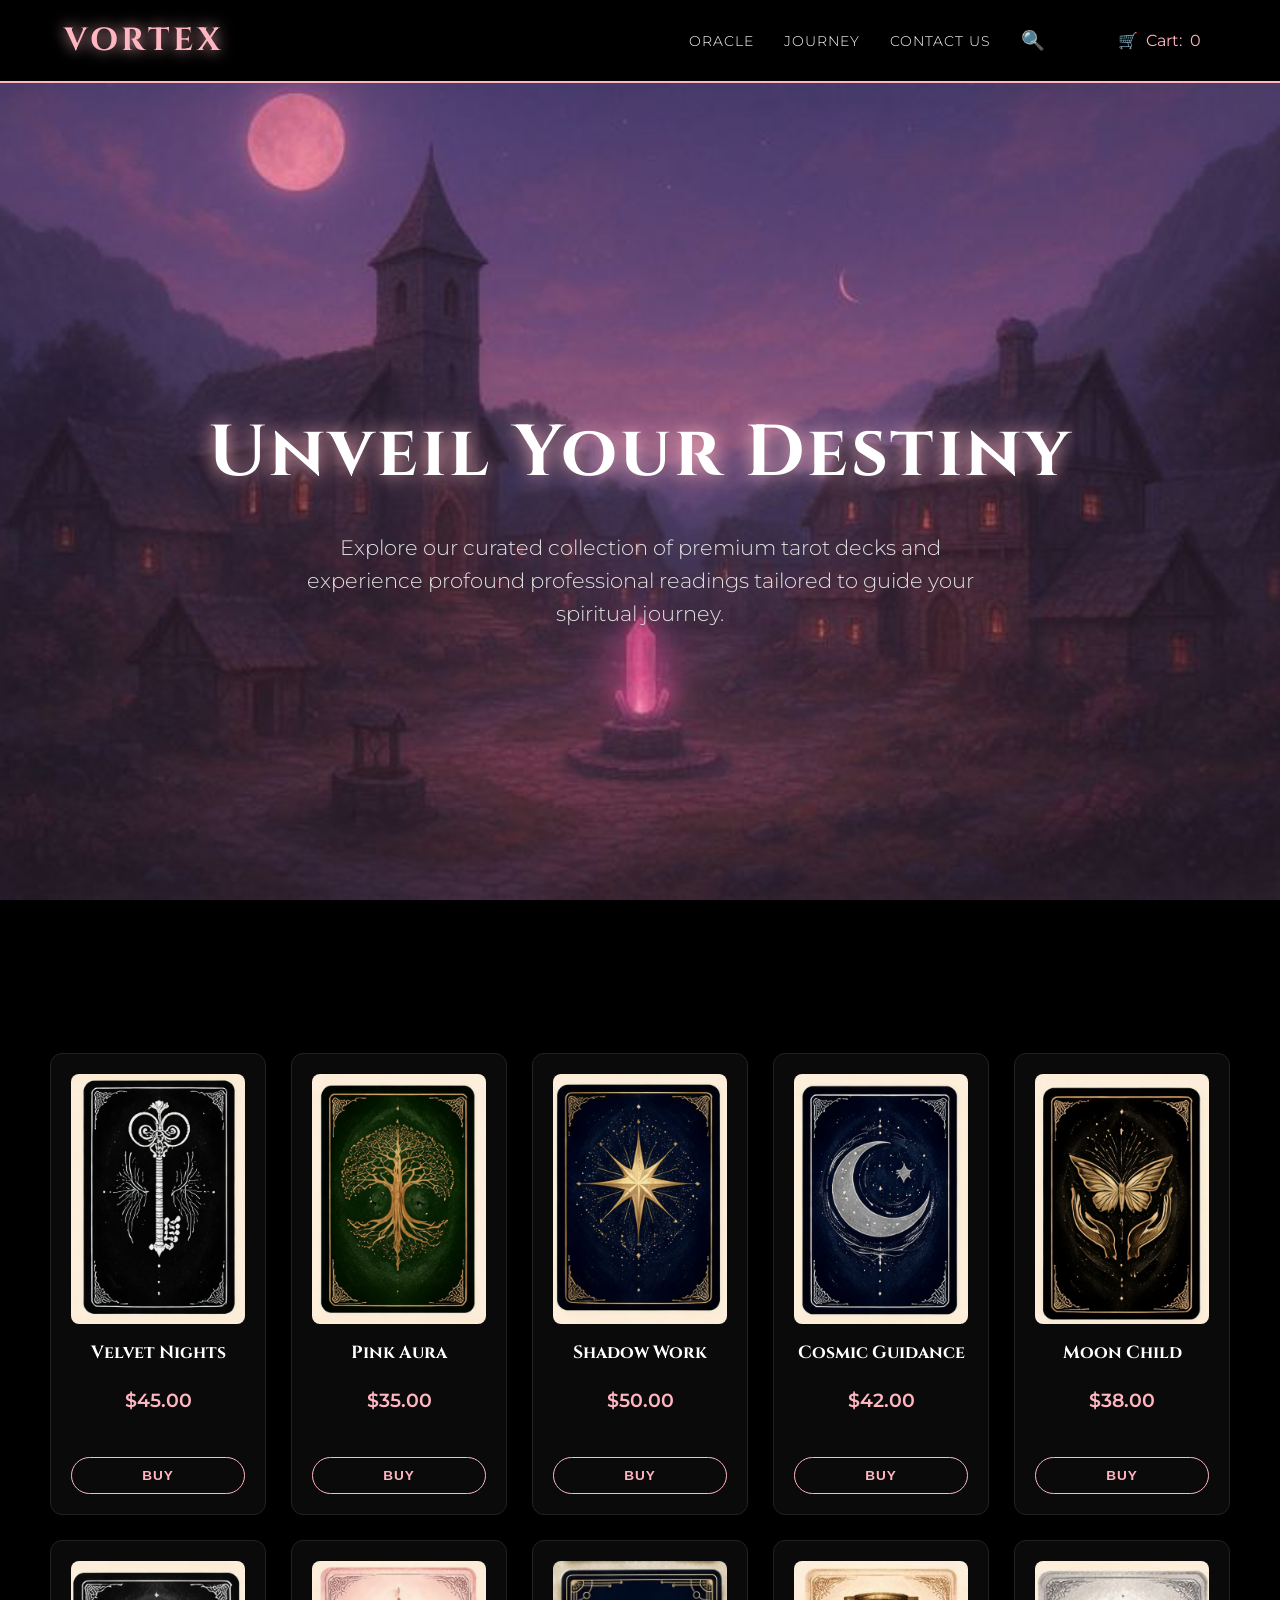
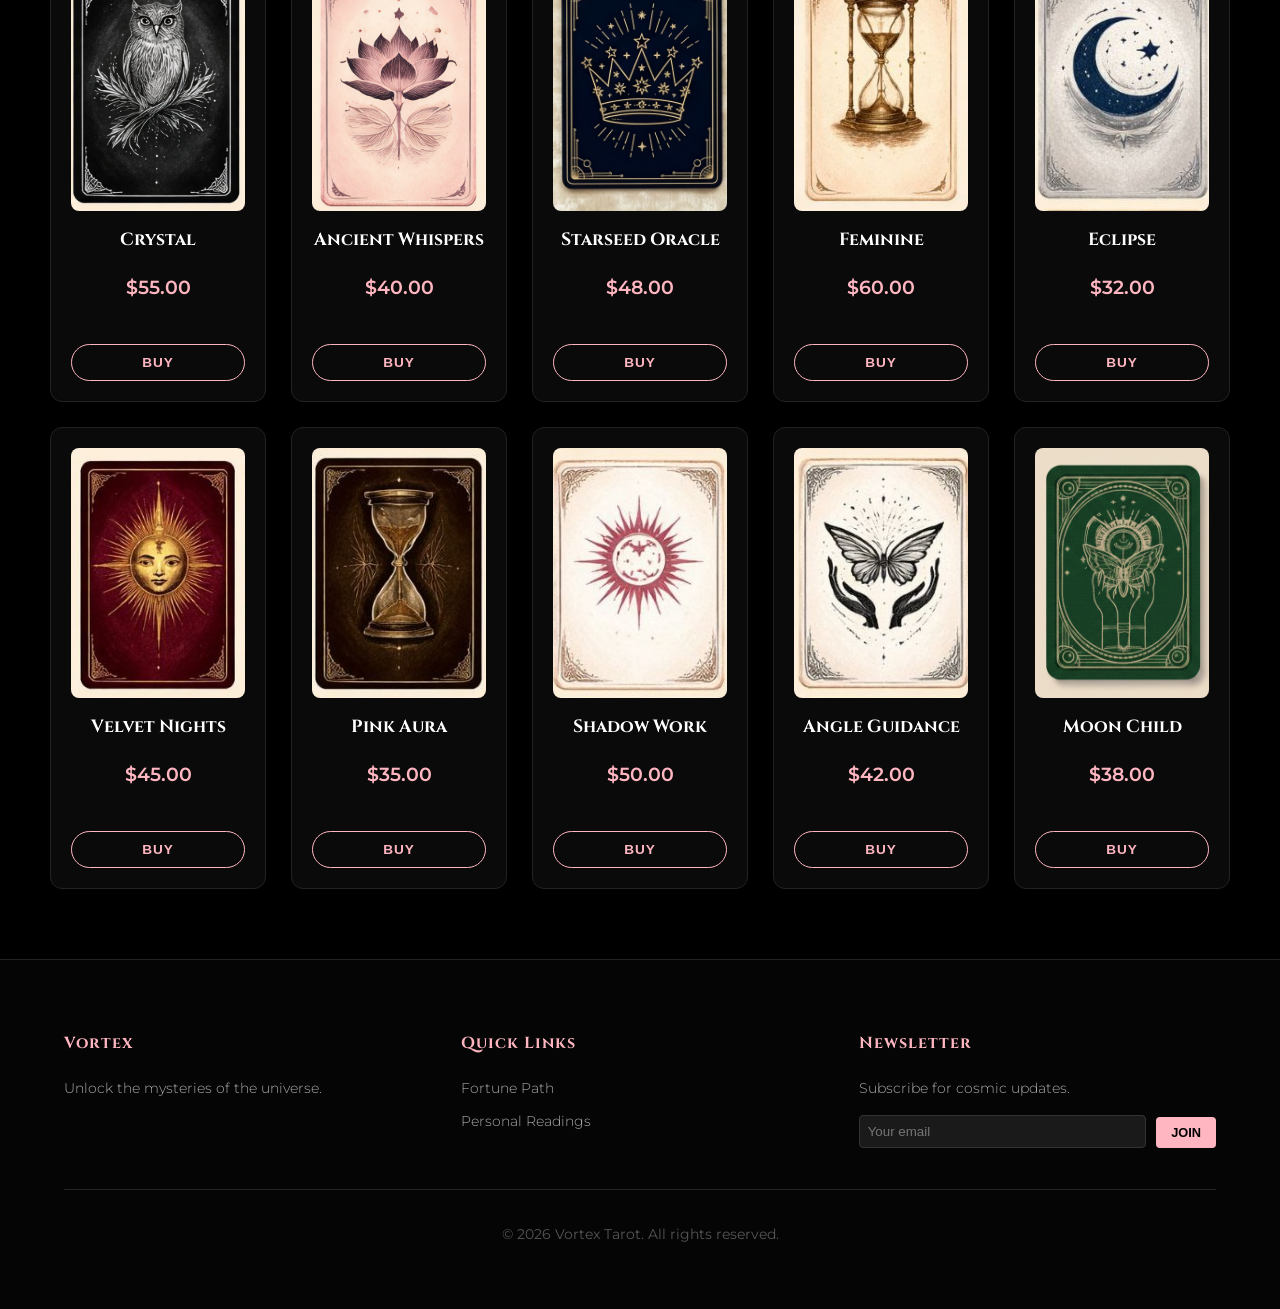
<file: index.html>
<!DOCTYPE html>
<html lang="en">
<head>
    <meta charset="UTF-8">
    <meta name="viewport" content="width=device-width, initial-scale=1.0">
    <title>Vortex | Home</title>
    <link rel="icon" type="image/x-icon" href="Your_Future_Will_Be_Bright____Black___Nikury_Sticker-removebg-preview.png">
    <link rel="stylesheet" href="style.css">
</head>
<body>

    <nav>
        <div class="nav-top-row">
            <a href="#" class="logo">Vortex</a>
            
            <div class="mobile-right-group">
                <div class="cart-icon" id="mobileCart">🛒 <span class="cart-text">Cart:</span> <span id="cartCount">0</span></div>
                
                <div class="menu-toggle" id="mobileMenu" onclick="toggleMenu()">
                    <div class="bar"></div>
                    <div class="bar"></div>
                    <div class="bar"></div>
                </div>
            </div>
        </div>
        
        <div class="nav-center-group" id="navCenter">
            <ul class="nav-links">
                <li><a href="register.html">Oracle</a></li>
                <li><a href="journey.html">Journey</a></li>
                <li><a href="contact.html">Contact Us</a></li>
            </ul>
            <div class="search-container">
                <span class="search-icon" id="searchIcon">🔍</span>
                <input type="text" class="search-bar" id="searchInput" placeholder="Search...">
            </div>
            
            <div class="cart-icon desktop-cart">🛒 <span class="cart-text">Cart:</span> <span id="cartCountDesktop">0</span></div>
        </div>
    </nav>

    <section class="hero">
        <h2>Unveil Your Destiny</h2>
        <p>Explore our curated collection of premium tarot decks and experience profound professional readings tailored to guide your spiritual journey.</p>
    </section>

    <div class="container" id="products">
        <div class="product-grid" id="productGrid">
            
            <div class="product-card">
                <img src="cards-img/photo_2026-03-07_09-47-24.jpg" alt="Velvet Nights" class="card-image">
                <h3>Velvet Nights</h3>
                <p class="price">$45.00</p>
                <button class="action-btn" onclick="handlePurchase(this)">Buy</button>
            </div>

            <div class="product-card">
                <img src="cards-img/photo_2026-03-07_09-47-29.jpg" alt="Pink Aura" class="card-image">
                <h3>Pink Aura</h3>
                <p class="price">$35.00</p>
                <button class="action-btn" onclick="handlePurchase(this)">Buy</button>
            </div>

            <div class="product-card">
                <img src="cards-img/photo_2026-03-07_09-47-30.jpg" alt="Shadow Work" class="card-image">
                <h3>Shadow Work</h3>
                <p class="price">$50.00</p>
                <button class="action-btn" onclick="handlePurchase(this)">Buy</button>
            </div>

            <div class="product-card">
                <img src="cards-img/photo_2026-03-07_09-47-32.jpg" alt="Cosmic Guidance" class="card-image">
                <h3>Cosmic Guidance</h3>
                <p class="price">$42.00</p>
                <button class="action-btn" onclick="handlePurchase(this)">Buy</button>
            </div>

            <div class="product-card">
                <img src="cards-img/photo_2026-03-07_09-47-34.jpg" alt="Moon Child" class="card-image">
                <h3>Moon Child</h3>
                <p class="price">$38.00</p>
                <button class="action-btn" onclick="handlePurchase(this)">Buy</button>
            </div>

            <div class="product-card">
                <img src="cards-img/photo_2026-03-07_09-47-36.jpg" alt="Crystal Visions" class="card-image">
                <h3>Crystal</h3>
                <p class="price">$55.00</p>
                <button class="action-btn" onclick="handlePurchase(this)">Buy</button>
            </div>

            <div class="product-card">
                <img src="cards-img/photo_2026-03-07_09-47-38.jpg" alt="Ancient Whispers" class="card-image">
                <h3>Ancient Whispers</h3>
                <p class="price">$40.00</p>
                <button class="action-btn" onclick="handlePurchase(this)">Buy</button>
            </div>

            <div class="product-card">
                <img src="cards-img/photo_2026-03-07_09-47-44.jpg" alt="Starseed Oracle" class="card-image">
                <h3>Starseed Oracle</h3>
                <p class="price">$48.00</p>
                <button class="action-btn" onclick="handlePurchase(this)">Buy</button>
            </div>

            <div class="product-card">
                <img src="cards-img/tarrot-img6.jpg" alt="Divine Feminine" class="card-image">
                <h3>Feminine</h3>
                <p class="price">$60.00</p>
                <button class="action-btn" onclick="handlePurchase(this)">Buy</button>
            </div>

            <div class="product-card">
                <img src="cards-img/tarot-img1.jpg" alt="Eclipse" class="card-image">
                <h3>Eclipse</h3>
                <p class="price">$32.00</p>
                <button class="action-btn" onclick="handlePurchase(this)">Buy</button>
            </div>
            
            <div class="product-card">
                <img src="cards-img/tarot-img2.jpg" alt="Velvet Nights" class="card-image">
                <h3>Velvet Nights</h3>
                <p class="price">$45.00</p>
                <button class="action-btn" onclick="handlePurchase(this)">Buy</button>
            </div>

            <div class="product-card">
                <img src="cards-img/tarot-img3.jpg" alt="Pink Aura" class="card-image">
                <h3>Pink Aura</h3>
                <p class="price">$35.00</p>
                <button class="action-btn" onclick="handlePurchase(this)">Buy</button>
            </div> 
            
            <div class="product-card">
                <img src="cards-img/tarot-img5.jpg" alt="Shadow Work" class="card-image">
                <h3>Shadow Work</h3>
                <p class="price">$50.00</p>
                <button class="action-btn" onclick="handlePurchase(this)">Buy</button>
            </div>

            <div class="product-card">
                <img src="cards-img/tarot-img4.jpg" alt="Cosmic Guidance" class="card-image">
                <h3>Angle Guidance</h3>
                <p class="price">$42.00</p>
                <button class="action-btn" onclick="handlePurchase(this)">Buy</button>
            </div>

            <div class="product-card">
                <img src="cards-img/tarot-img7.png" alt="Moon Child" class="card-image">
                <h3>Moon Child</h3>
                <p class="price">$38.00</p>
                <button class="action-btn" onclick="handlePurchase(this)">Buy</button>
            </div>
        </div>
    </div>

    <footer>
        <div class="footer-content">
            <div class="footer-section">
                <h4>Vortex</h4>
                <p style="color:#aaa; font-size:0.9em; font-weight:300;">Unlock the mysteries of the universe.</p>
            </div>
            <div class="footer-section">
                <h4>Quick Links</h4>
                <ul>
                    <li><a href="journey.html">Fortune Path</a></li>
                    <li><a href="p-reading.html">Personal Readings</a></li>
                </ul>
            </div>
            <div class="footer-section">
                <h4>Newsletter</h4>
                <p style="color:#aaa; font-size:0.9em; font-weight:300;">Subscribe for cosmic updates.</p>
                <div class="newsletter-form">
                    <input type="email" class="newsletter-input" placeholder="Your email">
                    <a href="accept.html">
                    <button class="newsletter-btn">Join</button>
                    </a>
                </div>
            </div>
        </div>
        <div class="footer-bottom">
            <p>&copy; 2026 Vortex Tarot. All rights reserved.</p>
        </div>
    </footer>
    <script src="script.js"></script>
</body>

</html>
</file>
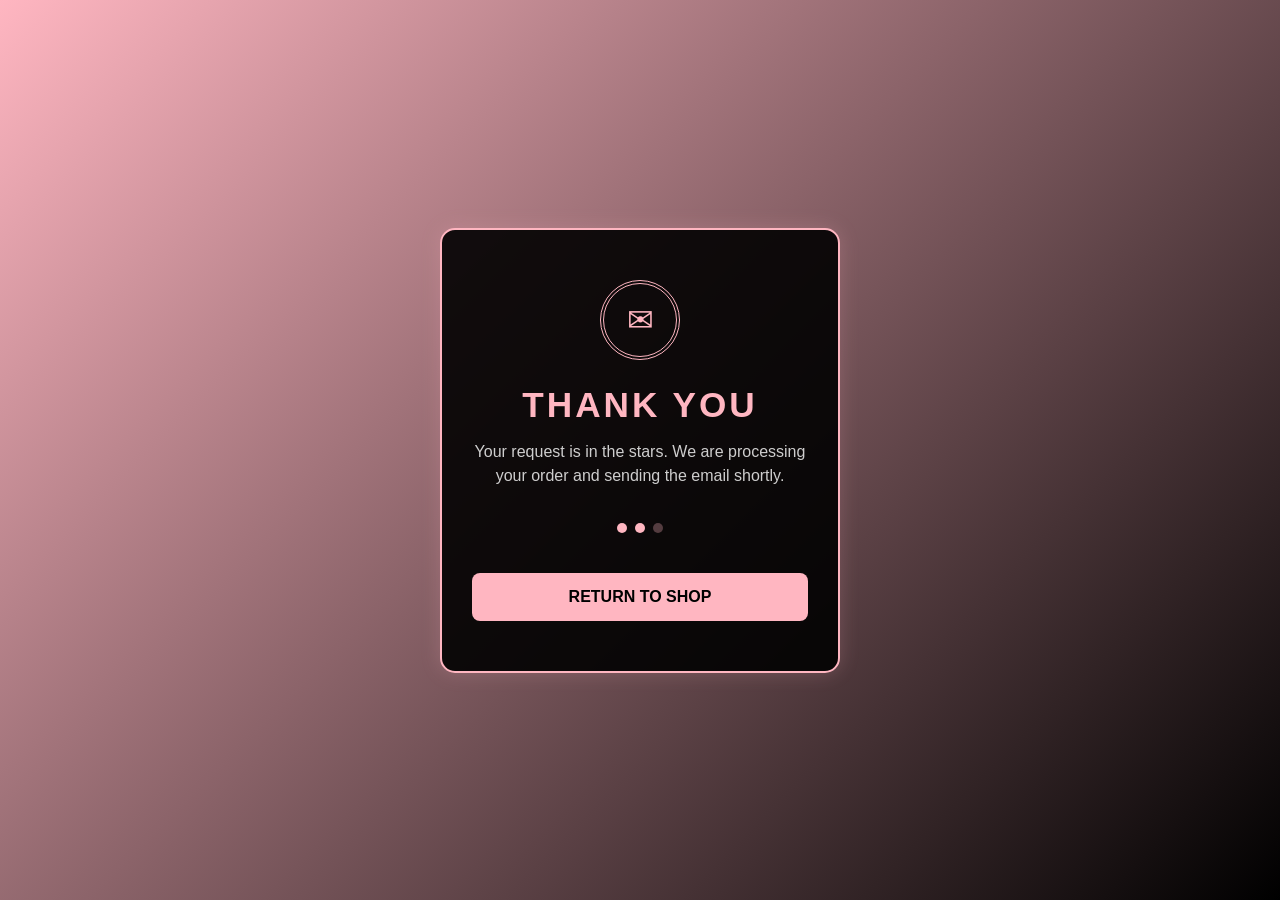
<file: accept.html>
<!DOCTYPE html>
<html lang="en">
<head>
    <meta charset="UTF-8">
    <meta name="viewport" content="width=device-width, initial-scale=1.0">
    <title>Thank You | Vortex</title>
    <style>
        * {
            margin: 0;
            padding: 0;
            box-sizing: border-box;
            font-family: 'Segoe UI', sans-serif;
        }

        body {
            background: linear-gradient(135deg, #FFB6C1 0%, #000000 100%);
            background-attachment: fixed;
            height: 100vh;
            display: flex;
            justify-content: center;
            align-items: center;
            color: #ffffff;
        }

        .thank-you-card {
            background: rgba(0, 0, 0, 0.9);
            border: 2px solid #FFB6C1;
            border-radius: 15px;
            padding: 50px 30px;
            text-align: center;
            width: 90%;
            max-width: 400px;
            box-shadow: 0 0 20px rgba(255, 182, 193, 0.2);
        }

        .status-circle {
            width: 80px;
            height: 80px;
            border: 4px double #FFB6C1;
            border-radius: 50%;
            margin: 0 auto 25px;
            display: flex;
            justify-content: center;
            align-items: center;
            font-size: 2rem;
            color: #FFB6C1;
        }

        h1 {
            color: #FFB6C1;
            font-size: 2.2rem;
            text-transform: uppercase;
            letter-spacing: 3px;
            margin-bottom: 15px;
        }

        p {
            font-size: 1rem;
            line-height: 1.5;
            margin-bottom: 35px;
            color: rgba(255, 255, 255, 0.8);
        }

        .static-loader {
            display: flex;
            justify-content: center;
            gap: 8px;
            margin-bottom: 40px;
        }

        .dot {
            width: 10px;
            height: 10px;
            background: #FFB6C1;
            border-radius: 50%;
        }

        .dot-dim {
            opacity: 0.3;
        }

        .home-btn {
            display: block;
            text-decoration: none;
            color: #000000;
            background: #FFB6C1;
            padding: 15px;
            border-radius: 8px;
            font-weight: bold;
            text-transform: uppercase;
        }

        .home-btn:hover {
            background: #ffffff;
        }

        @media (max-width: 480px) {
            .thank-you-card {
                padding: 40px 20px;
            }
            h1 {
                font-size: 1.8rem;
            }
        }
    </style>
</head>
<body>

    <div class="thank-you-card">
        <div class="status-circle">✉</div>
        
        <h1>Thank You</h1>
        
        <p>Your request is in the stars. We are processing your order and sending the email shortly.</p>
        
        <div class="static-loader">
            <div class="dot"></div>
            <div class="dot"></div>
            <div class="dot dot-dim"></div>
        </div>

        <a href="index.html" class="home-btn">Return to Shop</a>
    </div>

</body>
</html>
</file>
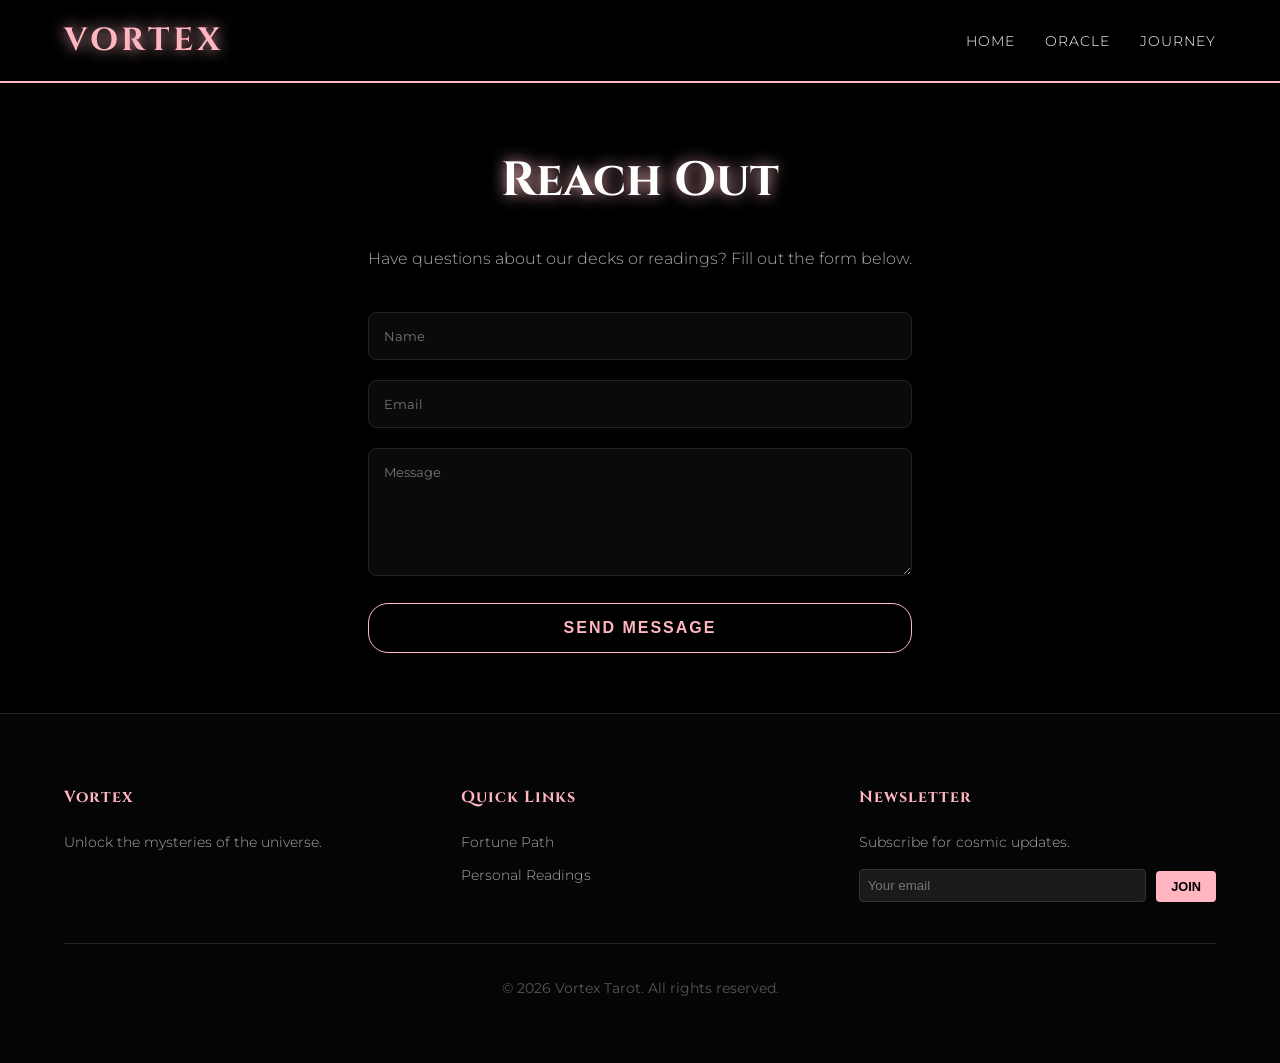
<file: contact.html>
<!DOCTYPE html>
<html lang="en">
<head>
    <meta charset="UTF-8">
    <meta name="viewport" content="width=device-width, initial-scale=1.0">
    <title>Contact Us | Vortex</title>
       <link rel="icon" type="image/x-icon" href="Your_Future_Will_Be_Bright____Black___Nikury_Sticker-removebg-preview.png">
    <link href="https://fonts.googleapis.com/css2?family=Cinzel:wght@400;700&family=Montserrat:wght@300;400;600&display=swap" rel="stylesheet">
    <link rel="stylesheet" href="style.css">
    <style>
        .contact-container {
            display: flex;
            flex-direction: column;
            align-items: center;
            text-align: center;
            padding: 60px 5%;
            color: #FFFFFF;
            flex: 1;
        }

        .page-title {
            font-family: 'Cinzel', serif;
            font-size: 3em;
            color: #FFFFFF;
            text-shadow: 0 0 15px #FFB6C1;
            margin-bottom: 10px;
            margin-top: 0;
        }

        .page-subtitle {
            color: #aaa;
            margin-bottom: 40px;
            font-weight: 300;
            max-width: 600px;
        }

        .contact-form {
            width: 100%;
            max-width: 600px;
            display: flex;
            flex-direction: column;
            gap: 20px;
        }

        .form-group input, 
        .form-group textarea {
            width: 100%;
            padding: 15px;
            background-color: #0a0a0a;
            border: 1px solid #222;
            border-radius: 8px;
            color: #FFFFFF;
            font-family: 'Montserrat', sans-serif;
            box-sizing: border-box;
            transition: border-color 0.3s ease;
        }

        .form-group input:focus, 
        .form-group textarea:focus {
            outline: none;
            border-color: #FFB6C1;
            box-shadow: 0 0 10px rgba(255, 182, 193, 0.2);
        }

        .submit-btn {
            background-color: transparent;
            color: #FFB6C1;
            border: 1px solid #FFB6C1;
            padding: 15px;
            cursor: pointer;
            font-size: 1em;
            border-radius: 20px;
            transition: all 0.3s ease;
            text-transform: uppercase;
            font-weight: 600;
            letter-spacing: 2px;
            width: 100%;
        }

        .submit-btn:hover {
            background-color: #FFB6C1;
            color: #000000;
        }

        footer {
            background-color: #050505;
            border-top: 1px solid #222;
            padding: 50px 5%;
            margin-top: auto;
        }

        .footer-content {
            display: grid;
            grid-template-columns: repeat(auto-fit, minmax(200px, 1fr));
            gap: 40px;
            max-width: 1200px;
            margin: 0 auto;
        }

        .footer-section h4 {
            color: #FFB6C1;
            margin-bottom: 20px;
            font-family: 'Cinzel', serif;
            letter-spacing: 1px;
        }

        .footer-section ul {
            list-style: none;
            padding: 0;
        }

        .footer-section ul li {
            margin-bottom: 10px;
            font-weight: 300;
            font-size: 0.9em;
        }

        .footer-section a {
            color: #aaa;
            text-decoration: none;
            transition: color 0.3s;
        }

        .footer-section a:hover {
            color: #FFB6C1;
        }

        .newsletter-form {
            display: flex;
            gap: 10px;
            margin-top: 15px;
        }

        .newsletter-input {
            padding: 8px;
            background: #1a1a1a;
            border: 1px solid #333;
            color: #fff;
            border-radius: 4px;
            flex-grow: 1;
        }

        .newsletter-btn {
            background-color: #FFB6C1;
            color: #000;
            border: none;
            margin-top: 2px;
            padding: 8px 15px;
            cursor: pointer;
            border-radius: 4px;
            font-weight: 600;
            text-transform: uppercase;
            font-size: 0.8em;
        }

        .footer-bottom {
            text-align: center;
            margin-top: 40px;
            padding-top: 20px;
            border-top: 1px solid #222;
            color: #555;
            font-size: 0.85em;
        }

        @media (max-width: 768px) {
            .page-title {
                font-size: 2.2em;
            }
            .search-container {
                display: none;
            }
        }
    </style>
</head>
<body>
    
    <nav>
        <div class="nav-top-row">
            <a href="index.html" class="logo">Vortex</a>
            
            <div class="mobile-right-group">
                <div class="menu-toggle" id="mobileMenu">
                    <div class="bar"></div>
                    <div class="bar"></div>
                    <div class="bar"></div>
                </div>
            </div>
        </div>
        
        <div class="nav-center-group" id="navCenter">
            <ul class="nav-links">
                <li><a href="index.html">Home</a></li>
                <li><a href="reading.html">Oracle</a></li>
                <li><a href="journey.html">Journey</a></li>
            </ul>
        </div>
    </nav>

    <div class="container contact-container">
        <h2 class="page-title">Reach Out</h2>
        <p class="page-subtitle">Have questions about our decks or readings? Fill out the form below.</p>
        
        <form action="accept.html" class="contact-form">
            <div class="form-group">
                <input type="text" placeholder="Name" required>
            </div>
            <div class="form-group">
                <input type="email" placeholder="Email" required>
            </div>
            <div class="form-group">
                <textarea placeholder="Message" rows="6" required></textarea>
            </div>
            <button type="submit" class="submit-btn">Send Message</button>
        </form>
    </div>

    <footer>
        <div class="footer-content">
            <div class="footer-section">
                <h4>Vortex</h4>
                <p style="color:#aaa; font-size:0.9em; font-weight:300;">Unlock the mysteries of the universe.</p>
            </div>
            <div class="footer-section">
                <h4>Quick Links</h4>
                <ul>
                    <li><a href="journey.html">Fortune Path</a></li>
                    <li><a href="p-reading.html">Personal Readings</a></li>
                </ul>
            </div>
            <div class="footer-section">
                <h4>Newsletter</h4>
                <p style="color:#aaa; font-size:0.9em; font-weight:300;">Subscribe for cosmic updates.</p>
                <div class="newsletter-form">
                    <input type="email" class="newsletter-input" placeholder="Your email">
                    <a href="accept.html">
                    <button class="newsletter-btn">Join</button>
                    </a>
                </div>
            </div>
        </div>
        <div class="footer-bottom">
            <p>&copy; 2026 Vortex Tarot. All rights reserved.</p>
        </div>
    </footer>
    <script>
    const mobileMenu = document.querySelector('#mobileMenu');
    const navCenter = document.querySelector('#navCenter');

    mobileMenu.addEventListener('click', () => {
        navCenter.classList.toggle('active');
    });
</script>
</body>
</html>
</file>
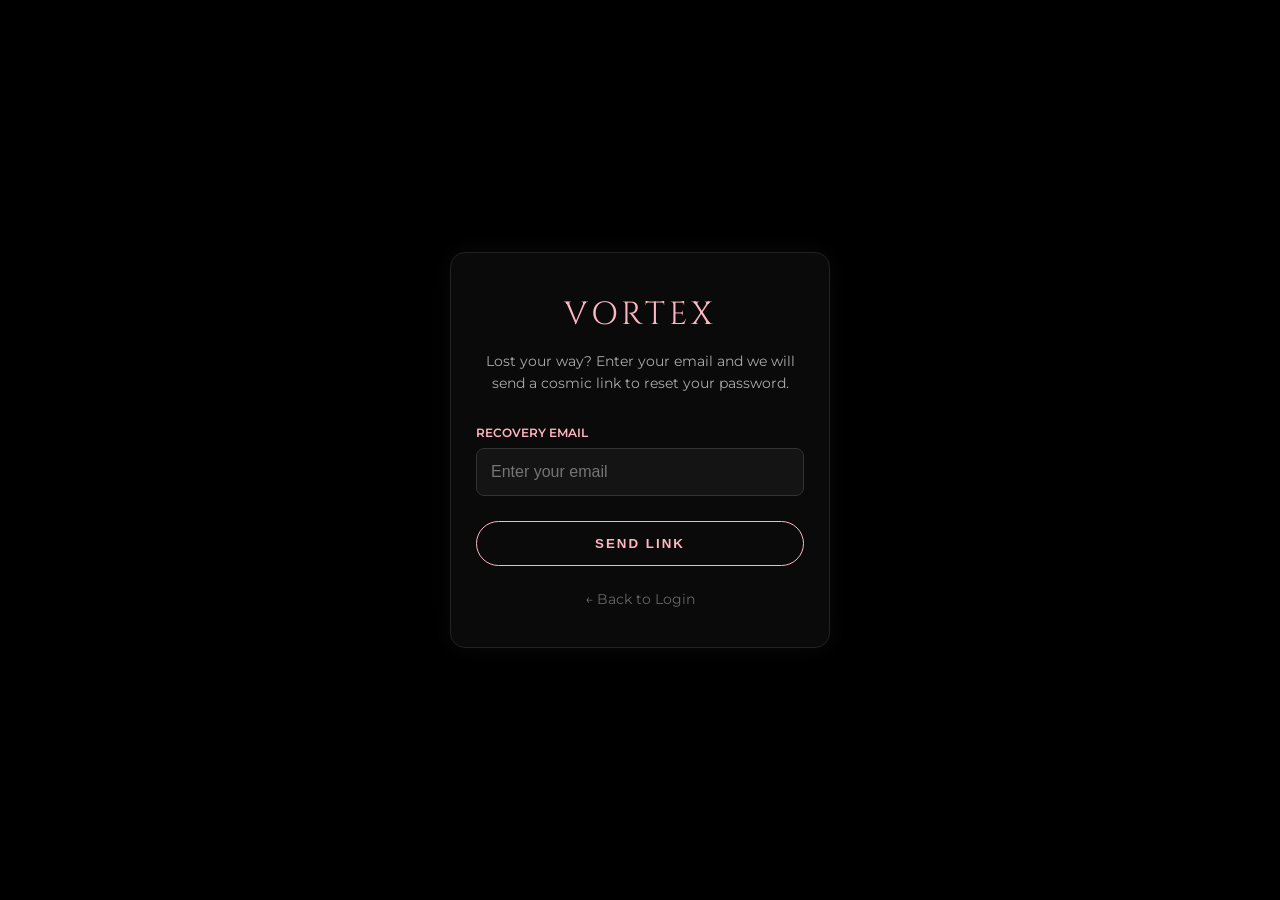
<file: forgot.html>
<!DOCTYPE html>
<html lang="en">
<head>
    <meta charset="UTF-8">
    <meta name="viewport" content="width=device-width, initial-scale=1.0">
    <title>Reset Destiny | Vortex</title>
    <link href="https://fonts.googleapis.com/css2?family=Cinzel:wght@400;700&family=Montserrat:wght@300;400;600&display=swap" rel="stylesheet">
        <link rel="shortcut icon" href="Your_Future_Will_Be_Bright____Black___Nikury_Sticker-removebg-preview.png" type="image/x-icon">
    <style>
        * {
            margin: 0;
            padding: 0;
            box-sizing: border-box;
        }

        body {
            background-color: #000000;
            color: #FFFFFF;
            font-family: 'Montserrat', sans-serif;
            display: flex;
            justify-content: center;
            align-items: center;
            min-height: 100vh;
            padding: 20px;
        }

        .reset-container {
            width: 100%;
            max-width: 380px;
            padding: 40px 25px;
            background: #0a0a0a;
            border: 1px solid #222;
            border-radius: 15px;
            text-align: center;
            box-shadow: 0 0 25px rgba(255, 182, 193, 0.05);
        }

        .logo {
            font-family: 'Cinzel', serif;
            font-size: 2em;
            color: #FFB6C1;
            text-decoration: none;
            text-transform: uppercase;
            letter-spacing: 4px;
            display: block;
            margin-bottom: 15px;
        }

        .instructions {
            font-size: 0.9em;
            color: #aaa;
            margin-bottom: 30px;
            line-height: 1.5;
        }

        .form-group {
            margin-bottom: 25px;
            text-align: left;
        }

        .form-group label {
            display: block;
            font-size: 0.75em;
            color: #FFB6C1;
            margin-bottom: 8px;
            text-transform: uppercase;
            font-weight: 600;
        }

        .form-group input {
            width: 100%;
            padding: 14px;
            background: #141414;
            border: 1px solid #333;
            border-radius: 8px;
            color: #fff;
            font-size: 1em;
            transition: border-color 0.3s;
        }

        .form-group input:focus {
            outline: none;
            border-color: #FFB6C1;
        }

        .action-link {
            text-decoration: none;
            display: block;
            width: 100%;
        }

        .reset-btn {
            width: 100%;
            padding: 14px;
            background: transparent;
            border: 1px solid #FFB6C1;
            color: #FFB6C1;
            border-radius: 30px;
            font-weight: 600;
            text-transform: uppercase;
            letter-spacing: 2px;
            cursor: pointer;
            transition: all 0.3s;
        }

        .reset-btn:hover {
            background: #FFB6C1;
            color: #000;
        }

        .back-to-login {
            margin-top: 25px;
            display: block;
            color: #666;
            text-decoration: none;
            font-size: 0.85em;
        }

        .back-to-login:hover {
            color: #FFB6C1;
        }

        @media (max-width: 480px) {
            .reset-container {
                border: none;
                background: transparent;
                padding: 10px;
            }
        }
    </style>
</head>
<body>

    <div class="reset-container">
        <a href="index.html" class="logo">Vortex</a>
        <p class="instructions">Lost your way? Enter your email and we will send a cosmic link to reset your password.</p>

        <form action="accept.html">
            <div class="form-group">
                <label>Recovery Email</label>
                <input type="email" placeholder="Enter your email" required>
            </div>

            <a  class="action-link">
                <button type="submit" class="reset-btn">Send Link</button>
            </a>
        </form>

        <a href="login.html" class="back-to-login">← Back to Login</a>
    </div>

</body>
</html>
</file>
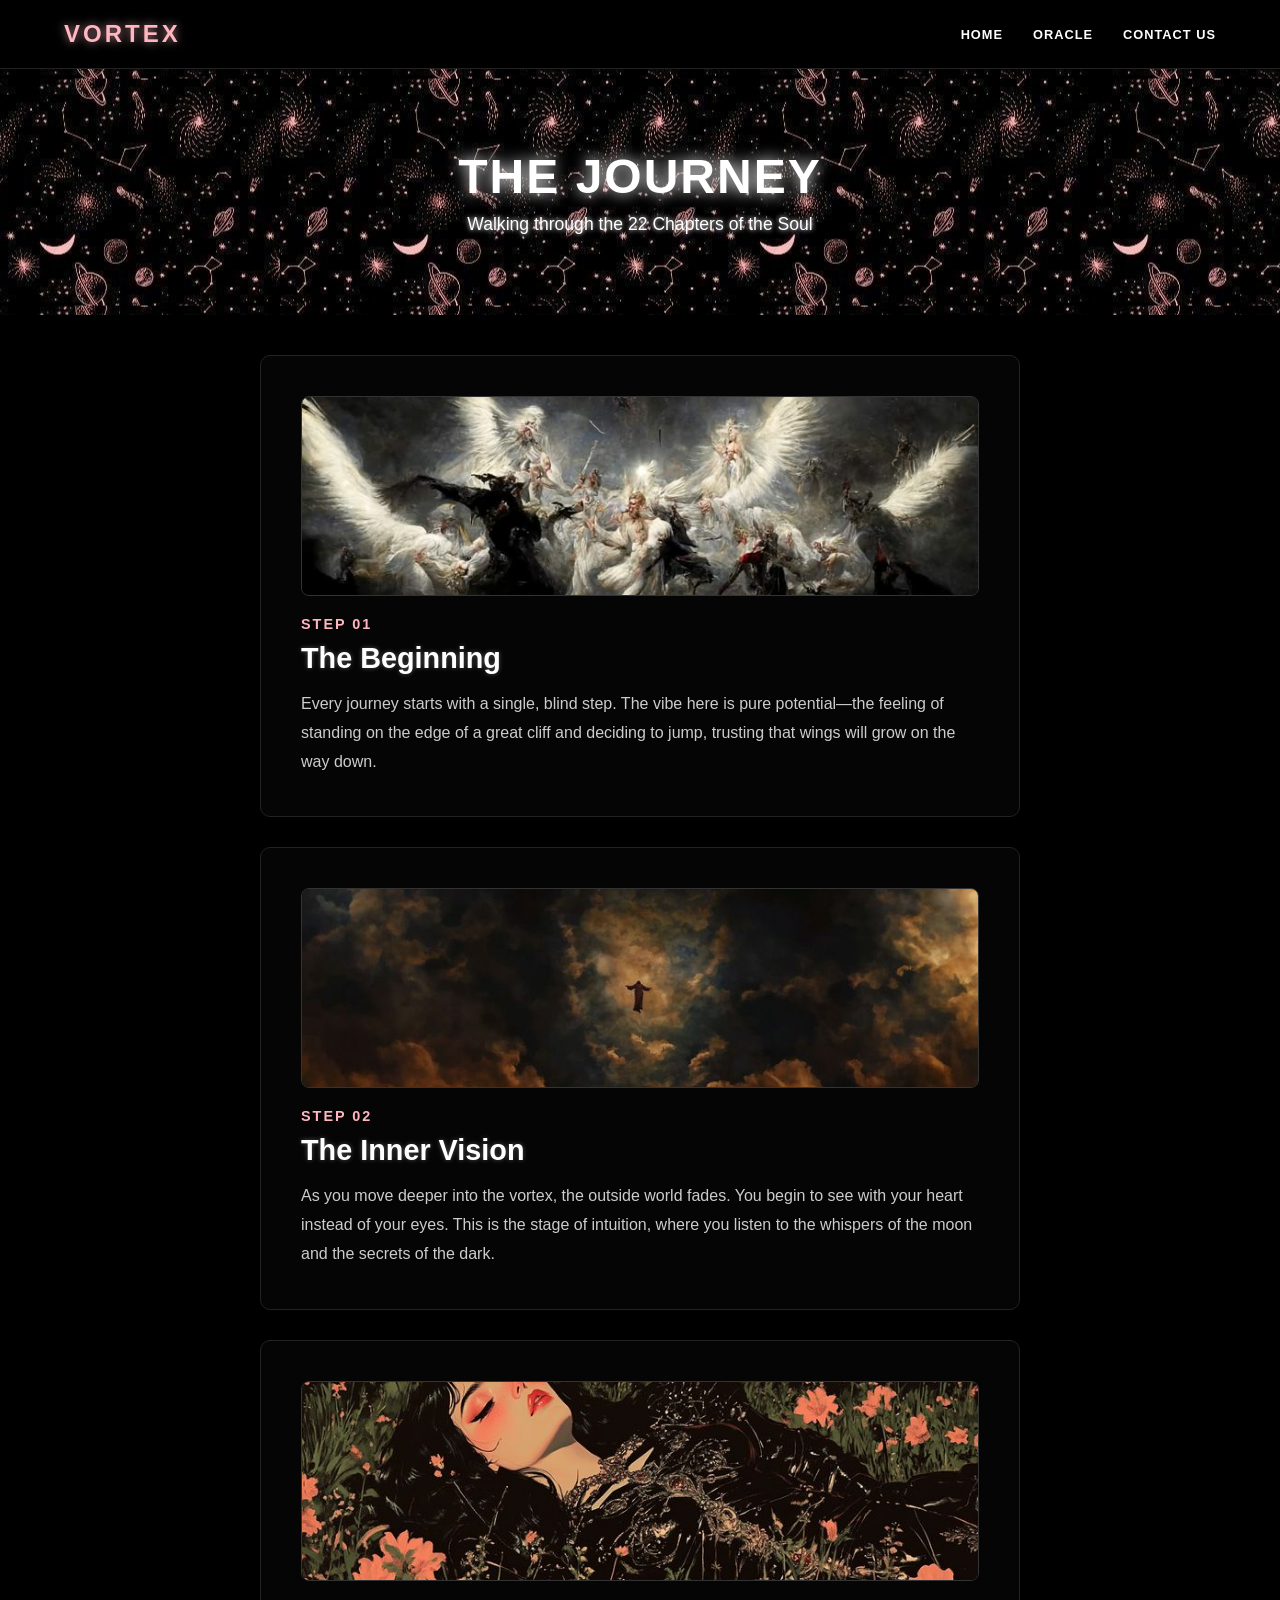
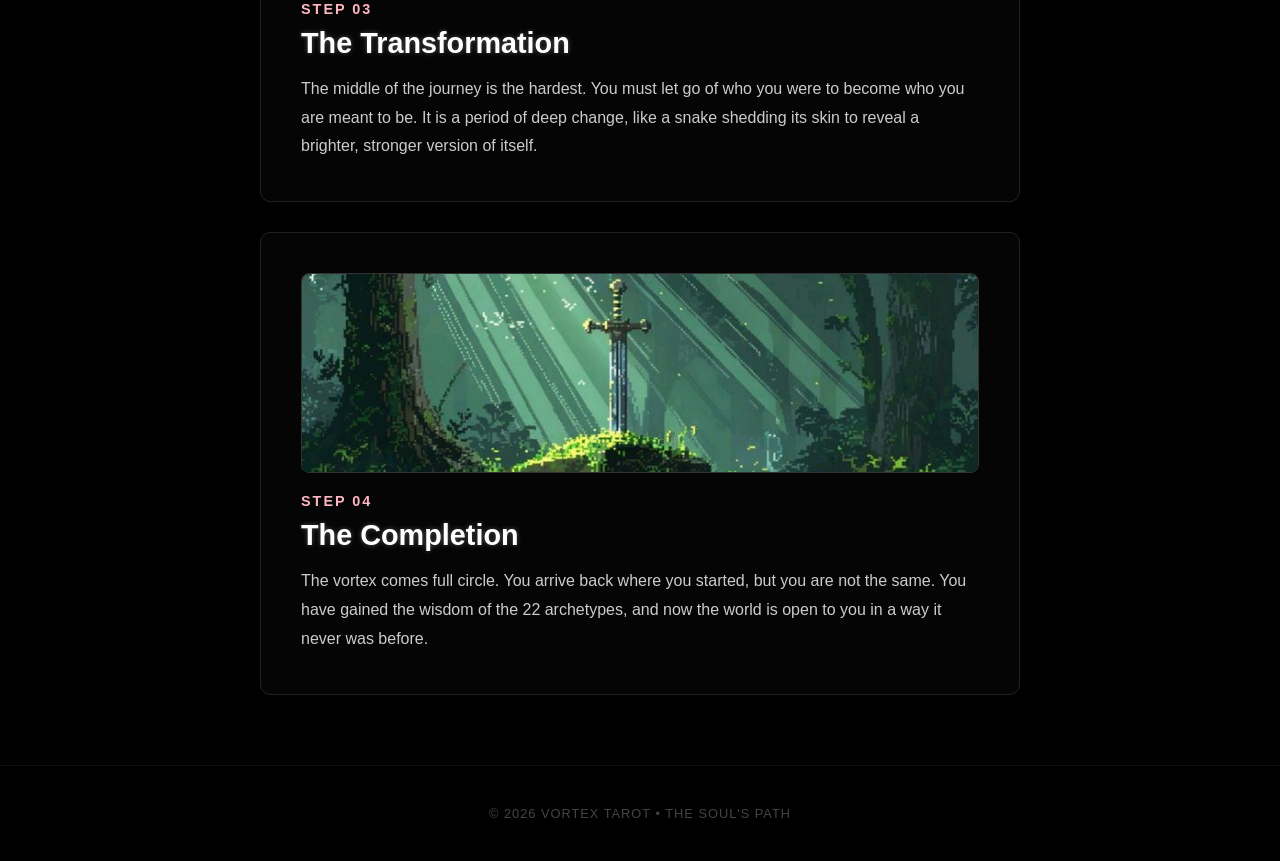
<file: journey.html>
<!DOCTYPE html>
<html lang="en">
<head>
    <meta charset="UTF-8">
    <meta name="viewport" content="width=device-width, initial-scale=1.0">
    <title>Vortex Tarot | The Journey</title>
    <link rel="shortcut icon" href="Your_Future_Will_Be_Bright____Black___Nikury_Sticker-removebg-preview.png" type="image/x-icon">
    <style>
        * {
            margin: 0;
            padding: 0;
            box-sizing: border-box;
            font-family: 'Segoe UI', Tahoma, Geneva, Verdana, sans-serif;
        }

        body {
            background-color: #000000;
            color: #ffffff;
            min-height: 100vh;
            display: flex;
            flex-direction: column;
            overflow-x: hidden;
        }

        .navbar {
            display: flex;
            justify-content: space-between;
            align-items: center;
            padding: 20px 5%;
            border-bottom: 1px solid #222;
            position: relative;
            background: #000;
            z-index: 1000;
        }

        .logo {
            font-weight: 900;
            letter-spacing: 3px;
            color: lightpink;
            font-size: 1.5rem;
            text-shadow: 0 0 10px rgba(255, 182, 193, 0.7);
        }

        .nav-links {
            display: flex;
            align-items: center;
        }

        .nav-links a {
            text-decoration: none;
            color: #ffffff;
            margin-left: 30px;
            font-size: 0.8rem;
            text-transform: uppercase;
            transition: 0.3s;
            font-weight: 600;
            letter-spacing: 1px;
        }

        .nav-links a:hover {
            color: lightpink;
            text-shadow: 0 0 8px rgba(255, 182, 193, 0.5);
        }

        .hamburger {
            display: none;
            flex-direction: column;
            cursor: pointer;
            gap: 5px;
            border: none;
            background: none;
            padding: 5px;
        }

        .hamburger span {
            display: block;
            width: 25px;
            height: 2px;
            background-color: lightpink;
            transition: 0.3s;
        }

        .hero {
            text-align: center;
            padding: 80px 20px;
            background:url(journey-img/download\ \(14\).jpg);
            background-size: center;
            background-position: center;
        }

        .hero h1 {
            color: white;
            font-size: 3rem;
            margin-bottom: 10px;
            text-transform: uppercase;
            letter-spacing: 2px;
            text-shadow: 0 0 15px white;
        }

        .hero p {
            color: white;
            font-size: 1.1rem;
            max-width: 600px;
            margin: 0 auto;
            text-shadow: 0 0 5px white;
        }

        .journey-content {
            max-width: 800px;
            margin: 0 auto;
            padding: 40px 20px;
        }

        .step {
            border: 1px solid #222;
            padding: 40px;
            margin-bottom: 30px;
            background-color: #050505;
            border-radius: 10px;
            transition: 0.3s;
            display: flex;
            flex-direction: column;
            gap: 20px;
        }

        .step:hover {
            border-color: lightpink;
            box-shadow: 0 0 15px rgba(255, 182, 193, 0.1);
            transform: translateY(-5px);
        }

        .step-content {
            flex: 1;
        }

        .step-image {
            width: 100%;
            height: 200px;
            object-fit: cover;
            border-radius: 8px;
            border: 1px solid #333;
            transition: 0.3s;
        }

        .step:hover .step-image {
            border-color: lightpink;
        }

        .step-number {
            color: lightpink;
            font-weight: bold;
            font-size: 0.9rem;
            display: block;
            margin-bottom: 10px;
            letter-spacing: 2px;
        }

        .step h2 {
            margin-top: 0;
            font-size: 1.8rem;
            margin-bottom: 15px;
            color: #fff;
            text-shadow: 0 0 5px rgba(255, 255, 255, 0.3);
        }

        .step p {
            line-height: 1.8;
            color: #cccccc;
        }

        footer {
            text-align: center;
            padding: 40px;
            color: #444;
            font-size: 0.8rem;
            border-top: 1px solid #111;
            letter-spacing: 1px;
            margin-top: auto;
        }

        @media (max-width: 768px) {
            .hamburger {
                display: flex;
            }

            .nav-links {
                display: none;
                position: absolute;
                top: 100%;
                left: 0;
                width: 100%;
                background-color: #000;
                flex-direction: column;
                padding: 20px 0;
                border-bottom: 1px solid #222;
            }

            .nav-links.active {
                display: flex;
            }

            .nav-links a {
                margin: 15px 0;
                font-size: 1rem;
            }
        }
    </style>
</head>
<body>

    <nav class="navbar">
        <div class="logo">VORTEX</div>
        
        <button class="hamburger" id="menu-toggle">
            <span></span>
            <span></span>
            <span></span>
        </button>

        <div class="nav-links" id="nav-menu">
            <a href="index.html">Home</a>
            <a href="reading.html">Oracle</a>
            <a href="contact.html">Contact Us</a>
        </div>
    </nav>

    <header class="hero">
        <h1>The Journey</h1>
        <p>Walking through the 22 Chapters of the Soul</p>
    </header>

    <main class="journey-content">

        <div class="step">
            <img src="journey-img/download (8).jpg" alt="The Beginning" class="step-image">
            <div class="step-content">
                <span class="step-number">STEP 01</span>
                <h2>The Beginning</h2>
                <p>Every journey starts with a single, blind step. The vibe here is pure potential—the feeling of standing on the edge of a great cliff and deciding to jump, trusting that wings will grow on the way down.</p>
            </div>
        </div>

        <div class="step">
            <img src="journey-img/download (9).jpg" alt="The Inner Vision" class="step-image">
            <div class="step-content">
                <span class="step-number">STEP 02</span>
                <h2>The Inner Vision</h2>
                <p>As you move deeper into the vortex, the outside world fades. You begin to see with your heart instead of your eyes. This is the stage of intuition, where you listen to the whispers of the moon and the secrets of the dark.</p>
            </div>
        </div>

        <div class="step">
            <img src="journey-img/warrior princess.jpg" alt="The Transformation" class="step-image">
            <div class="step-content">
                <span class="step-number">STEP 03</span>
                <h2>The Transformation</h2>
                <p>The middle of the journey is the hardest. You must let go of who you were to become who you are meant to be. It is a period of deep change, like a snake shedding its skin to reveal a brighter, stronger version of itself.</p>
            </div>
        </div>

        <div class="step">
            <img src="journey-img/img1.jpg" alt="The Completion" class="step-image">
            <div class="step-content">
                <span class="step-number">STEP 04</span>
                <h2>The Completion</h2>
                <p>The vortex comes full circle. You arrive back where you started, but you are not the same. You have gained the wisdom of the 22 archetypes, and now the world is open to you in a way it never was before.</p>
            </div>
        </div>

    </main>

    <footer>
        <p>© 2026 VORTEX TAROT • THE SOUL'S PATH</p>
    </footer>

    <script>
        const menuToggle = document.getElementById('menu-toggle');
        const navMenu = document.getElementById('nav-menu');

        menuToggle.addEventListener('click', () => {
            navMenu.classList.toggle('active');
        });
    </script>
</body>
</html>
</file>
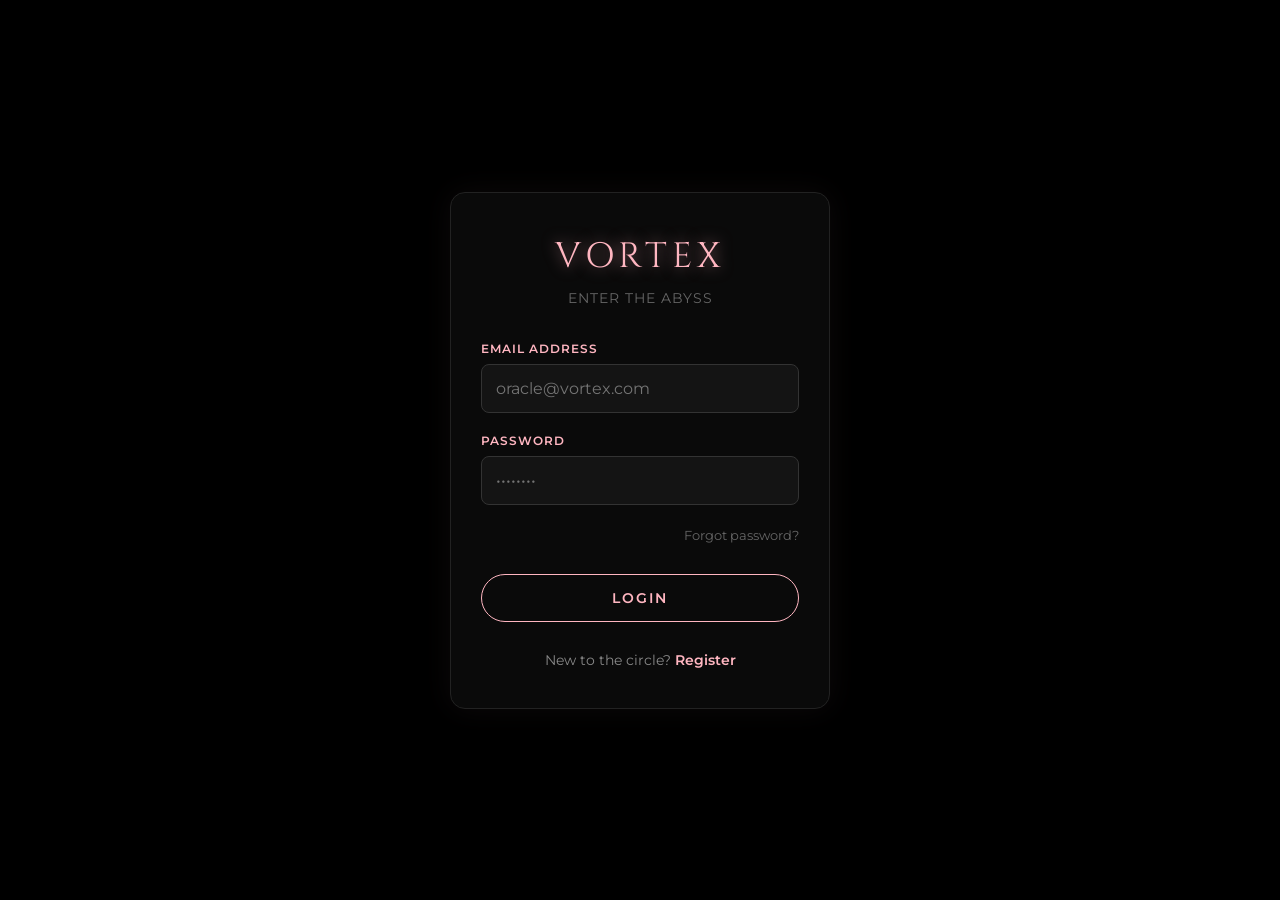
<file: login.html>
<!DOCTYPE html>
<html lang="en">
<head>
    <meta charset="UTF-8">
    <meta name="viewport" content="width=device-width, initial-scale=1.0">
    <title>Login | Vortex</title>
    <link href="https://fonts.googleapis.com/css2?family=Cinzel:wght@400;700&family=Montserrat:wght@300;400;600&display=swap" rel="stylesheet">
    <link rel="icon" type="image/x-icon" href="Your_Future_Will_Be_Bright____Black___Nikury_Sticker-removebg-preview.png">
    <style>
        * {
            margin: 0;
            padding: 0;
            box-sizing: border-box;
        }

        body {
            background-color: #000000;
            color: #FFFFFF;
            font-family: 'Montserrat', sans-serif;
            display: flex;
            justify-content: center;
            align-items: center;
            min-height: 100vh;
            overflow: hidden;
        }

        .login-container {
            width: 100%;
            max-width: 380px;
            padding: 40px 30px;
            background: #0a0a0a;
            border: 1px solid #222;
            border-radius: 15px;
            text-align: center;
            box-shadow: 0 0 30px rgba(255, 182, 193, 0.05);
            margin: 20px;
        }

        .logo {
            font-family: 'Cinzel', serif;
            font-size: 2.2em;
            color: #FFB6C1;
            text-decoration: none;
            letter-spacing: 5px;
            text-transform: uppercase;
            text-shadow: 0 0 15px rgba(255, 182, 193, 0.6);
            display: block;
            margin-bottom: 10px;
        }

        .subtitle {
            font-size: 0.85em;
            color: #666;
            margin-bottom: 35px;
            letter-spacing: 1px;
            text-transform: uppercase;
        }

        .form-group {
            margin-bottom: 20px;
            text-align: left;
        }

        .form-group label {
            display: block;
            font-size: 0.75em;
            color: #FFB6C1;
            margin-bottom: 8px;
            text-transform: uppercase;
            letter-spacing: 1px;
            font-weight: 600;
        }

        .form-group input {
            width: 100%;
            padding: 14px;
            background: #141414;
            border: 1px solid #333;
            border-radius: 8px;
            color: #fff;
            font-family: 'Montserrat', sans-serif;
            font-size: 1em;
            transition: border-color 0.3s ease;
        }

        .form-group input:focus {
            outline: none;
            border-color: #FFB6C1;
            background: #1a1a1a;
        }

        .forgot-pass {
            text-align: right;
            margin-bottom: 30px;
        }

        .forgot-pass a {
            color: #666;
            text-decoration: none;
            font-size: 0.8em;
            transition: color 0.3s;
        }

        .forgot-pass a:hover {
            color: #FFB6C1;
        }

        .login-btn {
            width: 100%;
            padding: 14px;
            background: transparent;
            border: 1px solid #FFB6C1;
            color: #FFB6C1;
            border-radius: 30px;
            font-family: 'Montserrat', sans-serif;
            font-weight: 600;
            text-transform: uppercase;
            letter-spacing: 2px;
            cursor: pointer;
            transition: all 0.3s ease;
            font-size: 0.9em;
        }

        .login-btn:hover {
            background: #FFB6C1;
            color: #000;
            box-shadow: 0 0 20px rgba(255, 182, 193, 0.4);
        }

        .signup-link {
            margin-top: 30px;
            font-size: 0.85em;
            color: #888;
        }

        .signup-link a {
            color: #FFB6C1;
            text-decoration: none;
            font-weight: 600;
        }

        @media (max-width: 480px) {
            .login-container {
                border: none;
                background: transparent;
                padding: 20px;
            }
        }
    </style>
</head>
<body>

    <div class="login-container">
        <a href="index.html" class="logo">Vortex</a>
        <p class="subtitle">Enter the abyss</p>

        <form action="reading.html">
            <div class="form-group">
                <label>Email Address</label>
                <input type="email" placeholder="oracle@vortex.com" required>
            </div>

            <div class="form-group">
                <label>Password</label>
                <input type="password" placeholder="••••••••" required>
            </div>

            <div class="forgot-pass">
                <a href="forgot.html">Forgot password?</a>
            </div>
      
            <button type="submit" class="login-btn">Login</button>
   
        </form>

        <div class="signup-link">
            New to the circle? <a href="register.html">Register</a>
        </div>
    </div>

</body>
</html>
</file>
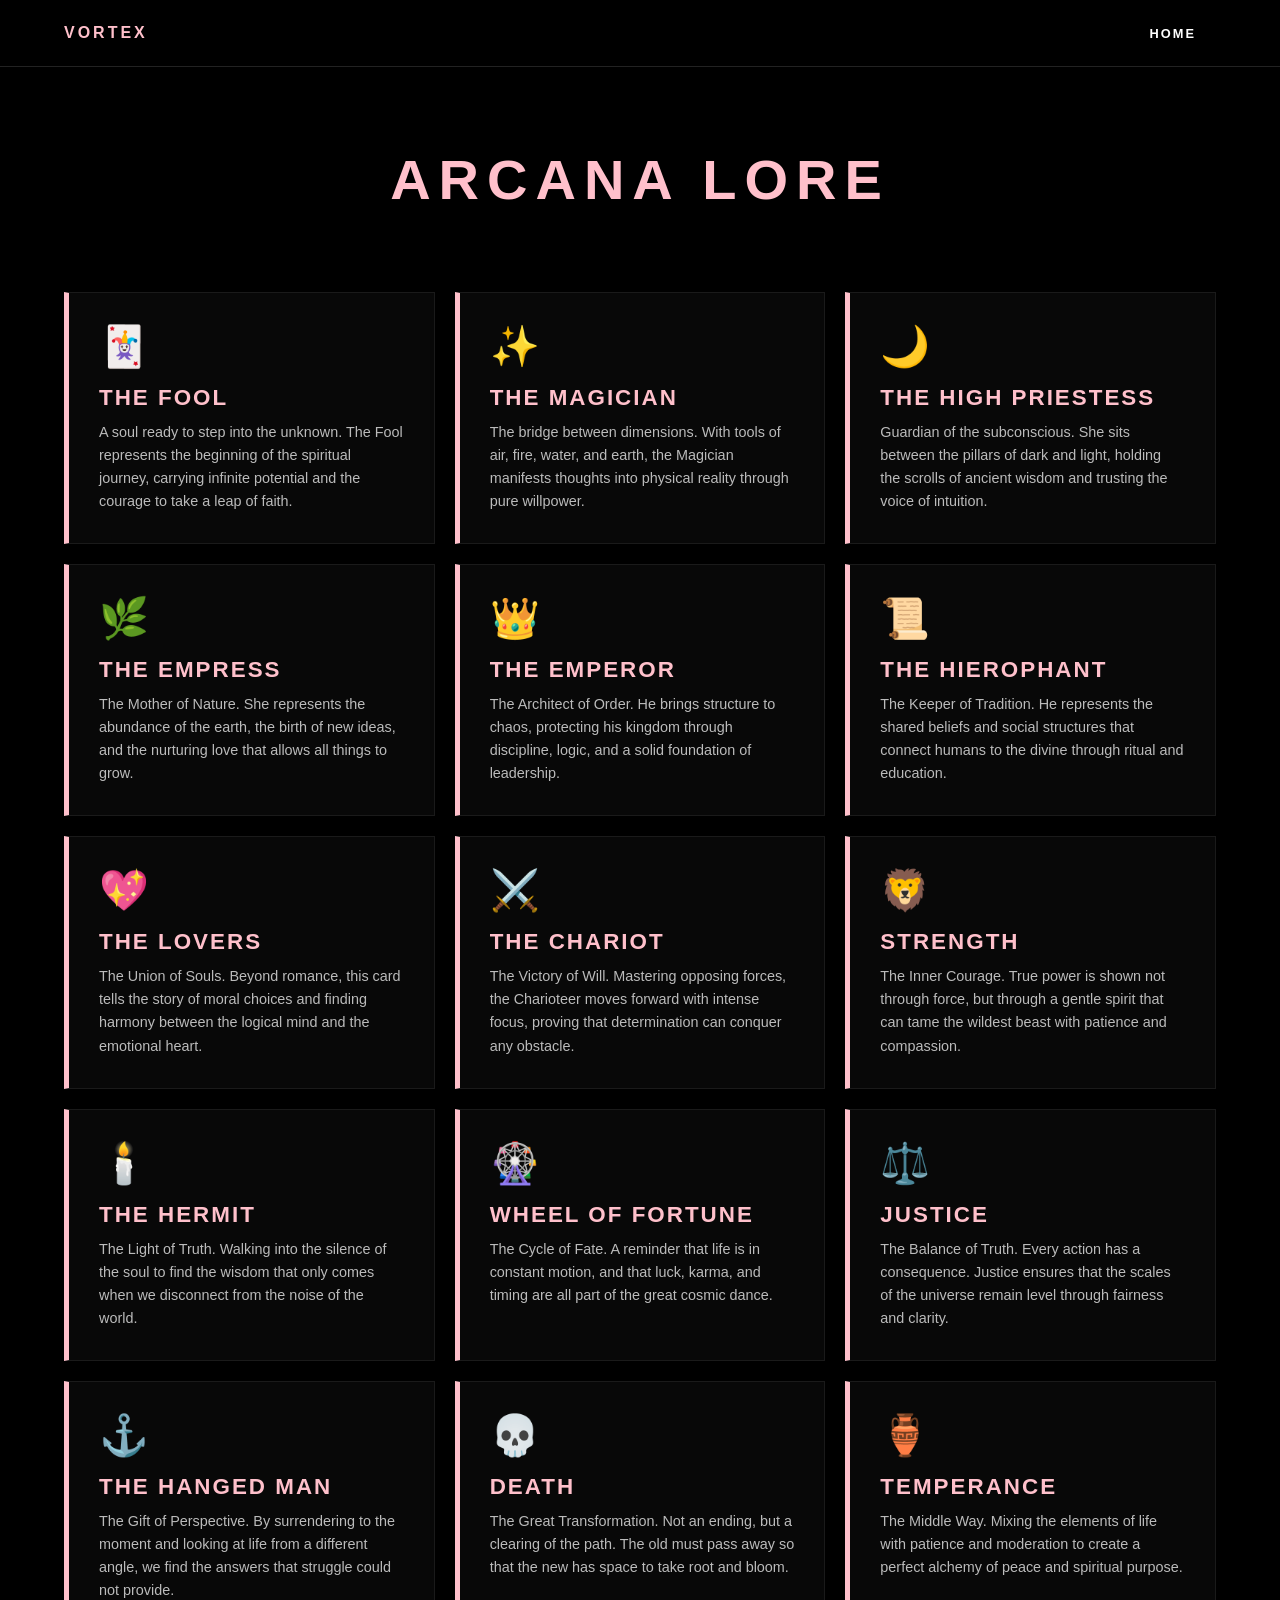
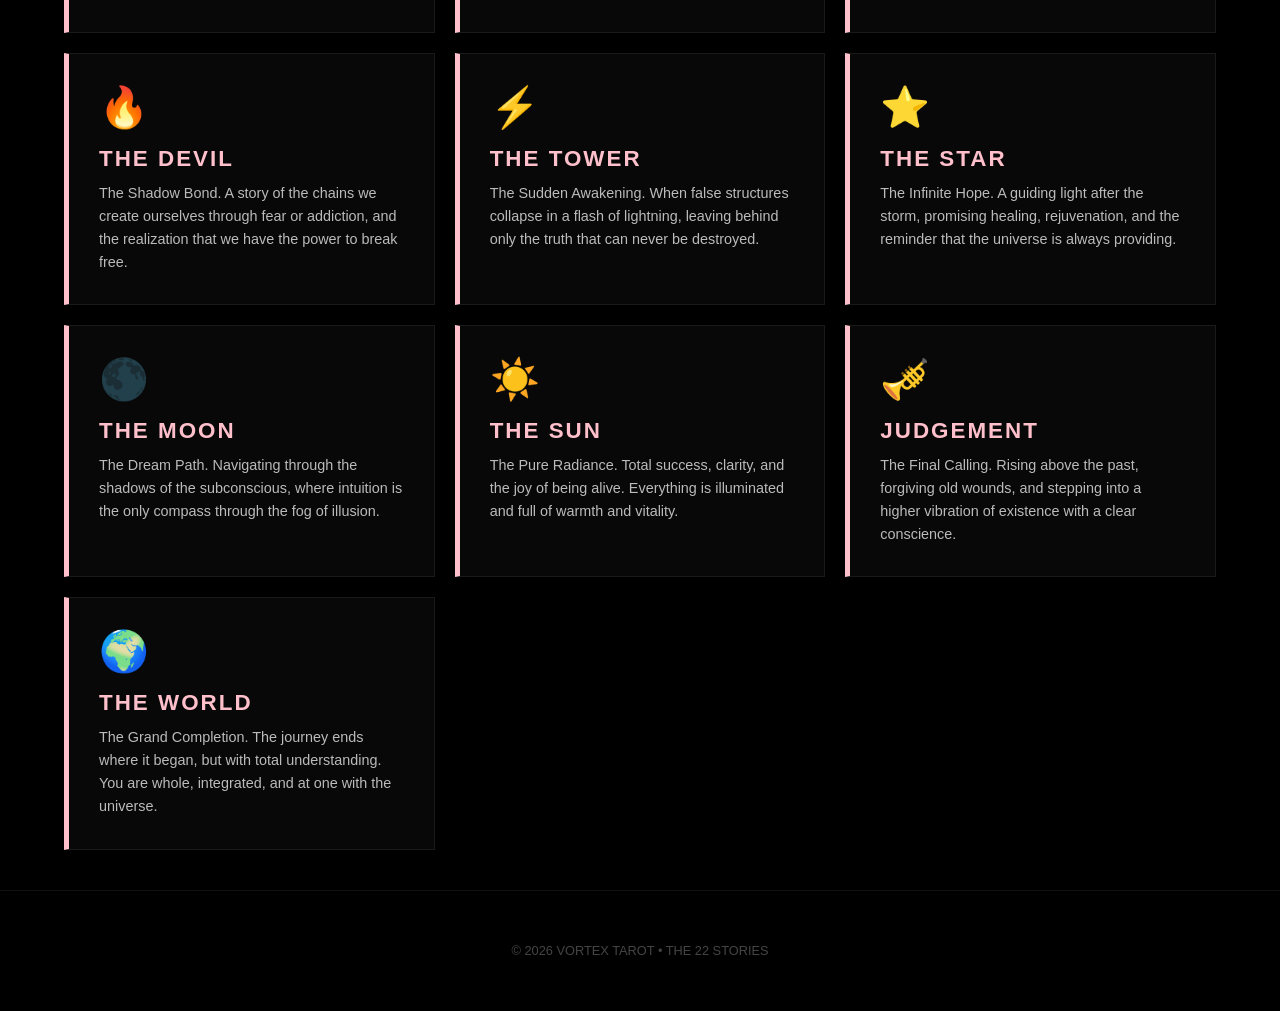
<file: p-reading.html>
<html lang="en">
<head>
    <meta charset="UTF-8">
    <meta name="viewport" content="width=device-width, initial-scale=1.0">
    <title>Vortex Tarot | The 22 Stories</title>
    
    <style>
        body {
            margin: 0;
            padding: 0;
            font-family: 'Helvetica Neue', Arial, sans-serif;
            background-color: #000000;
            color: #ffffff;
        }

        .navbar {
            display: flex;
            justify-content: space-between;
            align-items: center;
            padding: 1.5rem 5%;
            border-bottom: 1px solid #222222;
            background: #000000;
            position: sticky;
            top: 0;
            z-index: 100;
        }

        .logo {
            font-weight: 900;
            text-transform: uppercase;
            letter-spacing: 3px;
            color: #ffc0cb;
        }

        .nav-btn {
            color: #ffffff;
            text-decoration: none;
            text-transform: uppercase;
            font-size: 0.8rem;
            font-weight: 700;
            letter-spacing: 2px;
            padding: 8px 20px;
            transition: 0.3s ease;
        }

        .nav-btn:hover {
            color: #ffc0cb;
            box-shadow: 0 0 15px rgba(255, 192, 203, 0.3);
        }

        .header {
            text-align: center;
            padding: 80px 5% 40px;
        }

        .header h1 {
            font-size: 3.5rem;
            color: #ffc0cb;
            letter-spacing: 8px;
            text-transform: uppercase;
            margin: 0;
        }

        .lore-grid {
            display: grid;
            grid-template-columns: repeat(auto-fill, minmax(300px, 1fr));
            gap: 20px;
            padding: 40px 5%;
            max-width: 1400px;
            margin: 0 auto;
        }

        .card-div {
            background-color: #080808;
            border: 1px solid #1a1a1a;
            border-left: 5px solid #ffc0cb;
            padding: 30px;
            transition: 0.3s ease;
        }

        .card-div:hover {
            border-color: #ffc0cb;
            background-color: #0c0c0c;
        }

        .icon {
            font-size: 2.5rem;
            margin-bottom: 15px;
            display: block;
        }

        .name {
            font-size: 1.4rem;
            color: #ffc0cb;
            text-transform: uppercase;
            letter-spacing: 2px;
            margin: 0 0 10px 0;
        }

        .story {
            font-size: 0.9rem;
            color: #bbbbbb;
            line-height: 1.6;
            margin: 0;
        }

        footer {
            text-align: center;
            padding: 40px;
            color: #444;
            font-size: 0.8rem;
            border-top: 1px solid #111;
        }
    </style>
</head>
<body>
    <nav class="navbar">
        <div class="logo">VORTEX</div>
        <div class="nav-links">
            <a href="index.html" class="nav-btn">Home</a>
        </div>
    </nav>

    <header class="header">
        <h1>Arcana Lore</h1>
    </header>

    <main class="lore-grid">
        <div class="card-div"><span class="icon">🃏</span><h2 class="name">The Fool</h2><p class="story">A soul ready to step into the unknown. The Fool represents the beginning of the spiritual journey, carrying infinite potential and the courage to take a leap of faith.</p></div>
        <div class="card-div"><span class="icon">✨</span><h2 class="name">The Magician</h2><p class="story">The bridge between dimensions. With tools of air, fire, water, and earth, the Magician manifests thoughts into physical reality through pure willpower.</p></div>
        <div class="card-div"><span class="icon">🌙</span><h2 class="name">The High Priestess</h2><p class="story">Guardian of the subconscious. She sits between the pillars of dark and light, holding the scrolls of ancient wisdom and trusting the voice of intuition.</p></div>
        <div class="card-div"><span class="icon">🌿</span><h2 class="name">The Empress</h2><p class="story">The Mother of Nature. She represents the abundance of the earth, the birth of new ideas, and the nurturing love that allows all things to grow.</p></div>
        <div class="card-div"><span class="icon">👑</span><h2 class="name">The Emperor</h2><p class="story">The Architect of Order. He brings structure to chaos, protecting his kingdom through discipline, logic, and a solid foundation of leadership.</p></div>
        <div class="card-div"><span class="icon">📜</span><h2 class="name">The Hierophant</h2><p class="story">The Keeper of Tradition. He represents the shared beliefs and social structures that connect humans to the divine through ritual and education.</p></div>
        <div class="card-div"><span class="icon">💖</span><h2 class="name">The Lovers</h2><p class="story">The Union of Souls. Beyond romance, this card tells the story of moral choices and finding harmony between the logical mind and the emotional heart.</p></div>
        <div class="card-div"><span class="icon">⚔️</span><h2 class="name">The Chariot</h2><p class="story">The Victory of Will. Mastering opposing forces, the Charioteer moves forward with intense focus, proving that determination can conquer any obstacle.</p></div>
        <div class="card-div"><span class="icon">🦁</span><h2 class="name">Strength</h2><p class="story">The Inner Courage. True power is shown not through force, but through a gentle spirit that can tame the wildest beast with patience and compassion.</p></div>
        <div class="card-div"><span class="icon">🕯️</span><h2 class="name">The Hermit</h2><p class="story">The Light of Truth. Walking into the silence of the soul to find the wisdom that only comes when we disconnect from the noise of the world.</p></div>
        <div class="card-div"><span class="icon">🎡</span><h2 class="name">Wheel of Fortune</h2><p class="story">The Cycle of Fate. A reminder that life is in constant motion, and that luck, karma, and timing are all part of the great cosmic dance.</p></div>
        <div class="card-div"><span class="icon">⚖️</span><h2 class="name">Justice</h2><p class="story">The Balance of Truth. Every action has a consequence. Justice ensures that the scales of the universe remain level through fairness and clarity.</p></div>
        <div class="card-div"><span class="icon">⚓</span><h2 class="name">The Hanged Man</h2><p class="story">The Gift of Perspective. By surrendering to the moment and looking at life from a different angle, we find the answers that struggle could not provide.</p></div>
        <div class="card-div"><span class="icon">💀</span><h2 class="name">Death</h2><p class="story">The Great Transformation. Not an ending, but a clearing of the path. The old must pass away so that the new has space to take root and bloom.</p></div>
        <div class="card-div"><span class="icon">🏺</span><h2 class="name">Temperance</h2><p class="story">The Middle Way. Mixing the elements of life with patience and moderation to create a perfect alchemy of peace and spiritual purpose.</p></div>
        <div class="card-div"><span class="icon">🔥</span><h2 class="name">The Devil</h2><p class="story">The Shadow Bond. A story of the chains we create ourselves through fear or addiction, and the realization that we have the power to break free.</p></div>
        <div class="card-div"><span class="icon">⚡</span><h2 class="name">The Tower</h2><p class="story">The Sudden Awakening. When false structures collapse in a flash of lightning, leaving behind only the truth that can never be destroyed.</p></div>
        <div class="card-div"><span class="icon">⭐</span><h2 class="name">The Star</h2><p class="story">The Infinite Hope. A guiding light after the storm, promising healing, rejuvenation, and the reminder that the universe is always providing.</p></div>
        <div class="card-div"><span class="icon">🌑</span><h2 class="name">The Moon</h2><p class="story">The Dream Path. Navigating through the shadows of the subconscious, where intuition is the only compass through the fog of illusion.</p></div>
        <div class="card-div"><span class="icon">☀️</span><h2 class="name">The Sun</h2><p class="story">The Pure Radiance. Total success, clarity, and the joy of being alive. Everything is illuminated and full of warmth and vitality.</p></div>
        <div class="card-div"><span class="icon">🎺</span><h2 class="name">Judgement</h2><p class="story">The Final Calling. Rising above the past, forgiving old wounds, and stepping into a higher vibration of existence with a clear conscience.</p></div>
        <div class="card-div"><span class="icon">🌍</span><h2 class="name">The World</h2><p class="story">The Grand Completion. The journey ends where it began, but with total understanding. You are whole, integrated, and at one with the universe.</p></div>
    </main>

    <footer>
        <p>© 2026 VORTEX TAROT • THE 22 STORIES</p>
    </footer>
</body>
</html>
</file>
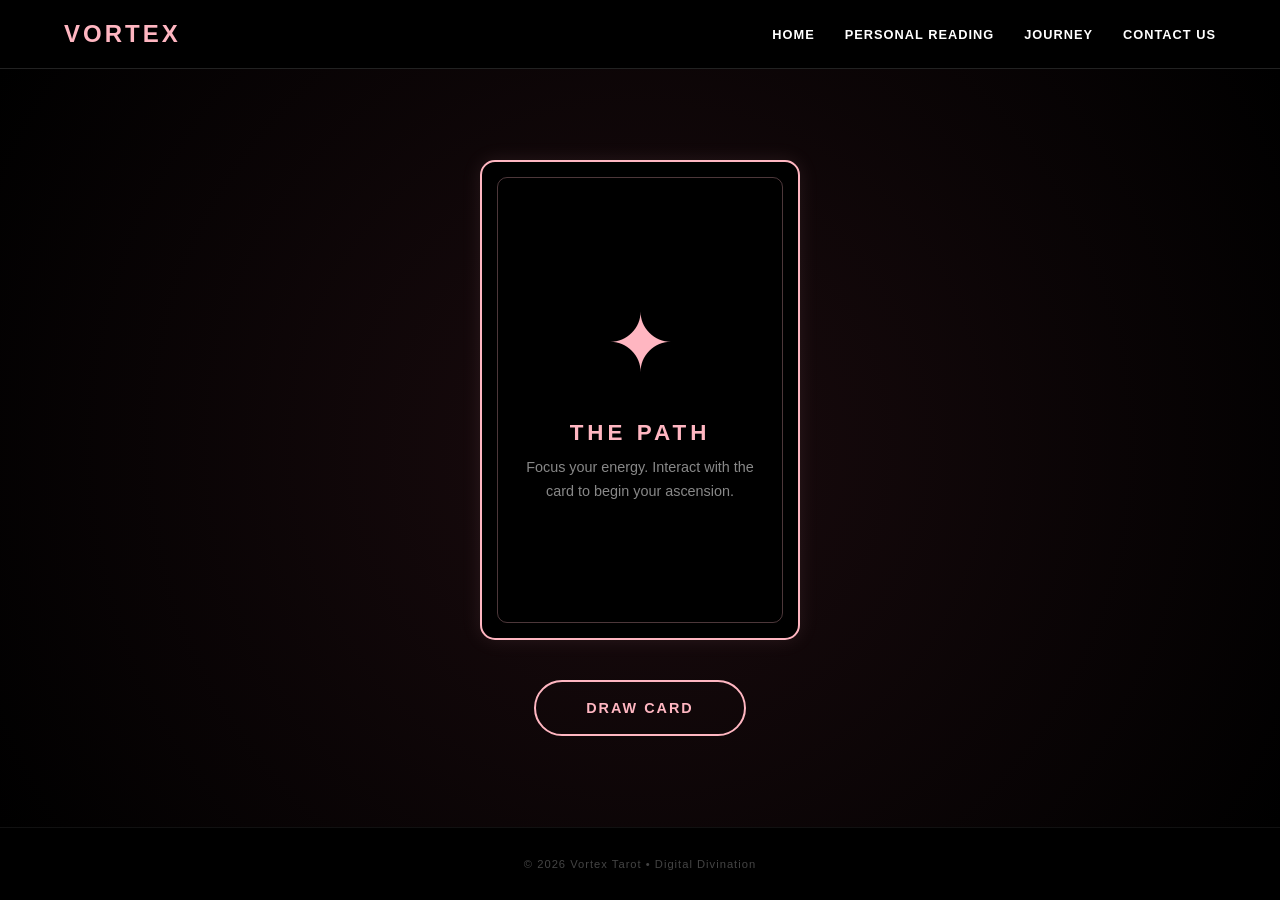
<file: reading.html>
<!DOCTYPE html>
<html lang="en">
<head>
    <meta charset="UTF-8">
    <meta name="viewport" content="width=device-width, initial-scale=1.0">
    <title>Vortex Tarot | The Oracle</title>
     <link rel="shortcut icon" href="Your_Future_Will_Be_Bright____Black___Nikury_Sticker-removebg-preview.png" type="image/x-icon">
    <style>
        * {
            margin: 0;
            padding: 0;
            box-sizing: border-box;
            /* Updated font to match your previous login/dashboard pages */
            font-family: 'Segoe UI', Tahoma, Geneva, Verdana, sans-serif;
        }

        body {
            background-color: #000000;
            color: #ffffff;
            min-height: 100vh;
            display: flex;
            flex-direction: column;
            overflow-x: hidden;
        }

        .navbar {
            display: flex;
            justify-content: space-between;
            align-items: center;
            padding: 20px 5%;
            border-bottom: 1px solid #222;
            position: relative;
            background: #000;
            z-index: 1000;
        }

        .logo {
            font-weight: 900;
            letter-spacing: 3px;
            color: lightpink;
            font-size: 1.5rem;
        }

        .hamburger {
            display: none;
            flex-direction: column;
            cursor: pointer;
            gap: 5px;
            border: none;
            background: none;
            padding: 5px;
        }

        .hamburger span {
            display: block;
            width: 25px;
            height: 2px;
            background-color: lightpink;
            transition: 0.3s;
        }

        .nav-links {
            display: flex;
            align-items: center;
        }

        .nav-links a {
            text-decoration: none;
            color: #ffffff;
            margin-left: 30px;
            font-size: 0.8rem;
            text-transform: uppercase;
            transition: 0.3s;
            font-weight: 600;
            letter-spacing: 1px;
        }

        .nav-links a:hover {
            color: lightpink;
        }

        .oracle-container {
            flex: 1;
            display: flex;
            flex-direction: column;
            justify-content: center;
            align-items: center;
            background: radial-gradient(circle at center, #1a0b0e 0%, #000000 100%);
            padding: 60px 20px;
            perspective: 1000px;
        }

        .tarot-card {
            width: 90%;
            max-width: 320px;
            aspect-ratio: 2 / 3;
            background: #000;
            border: 2px solid lightpink;
            border-radius: 15px;
            padding: 15px;
            transition: transform 0.6s cubic-bezier(0.23, 1, 0.32, 1), opacity 0.4s ease;
            cursor: pointer;
            box-shadow: 0 0 20px rgba(255, 182, 193, 0.1);
        }

        .tarot-card:hover {
            transform: scale(1.02) translateY(-10px);
            border-color: #ffffff;
            box-shadow: 0 0 40px rgba(255, 182, 193, 0.3);
        }

        .card-inner {
            border: 1px solid rgba(255, 182, 193, 0.3);
            height: 100%;
            display: flex;
            flex-direction: column;
            justify-content: center;
            align-items: center;
            text-align: center;
            border-radius: 10px;
            padding: 20px;
        }

        .symbol {
            font-size: clamp(3rem, 10vw, 5rem);
            color: lightpink;
            margin-bottom: 20px;
        }

        .card-title {
            text-transform: uppercase;
            letter-spacing: 4px;
            color: lightpink;
            margin: 10px 0;
            font-size: clamp(1rem, 5vw, 1.4rem);
        }

        .card-text {
            color: #888;
            font-size: clamp(0.75rem, 3vw, 0.9rem);
            line-height: 1.6;
        }

        .draw-btn {
            margin-top: 40px;
            padding: 18px 50px;
            border: 2px solid lightpink;
            background: transparent;
            color: lightpink;
            font-weight: bold;
            text-transform: uppercase;
            letter-spacing: 2px;
            border-radius: 50px;
            transition: 0.3s;
            text-decoration: none;
            font-size: 0.9rem;
            cursor: pointer;
        }

        .draw-btn:hover {
            background: lightpink;
            color: #000;
            box-shadow: 0 0 20px rgba(255, 182, 193, 0.4);
        }

        footer {
            text-align: center;
            padding: 30px;
            font-size: 0.7rem;
            color: #444;
            border-top: 1px solid #111;
            letter-spacing: 1px;
        }

        @media (max-width: 768px) {
            .hamburger {
                display: flex;
            }

            .nav-links {
                display: none;
                position: absolute;
                top: 100%;
                left: 0;
                width: 100%;
                background-color: #000;
                flex-direction: column;
                padding: 20px 0;
                border-bottom: 1px solid #222;
            }

            .nav-links.active {
                display: flex;
            }

            .nav-links a {
                margin: 15px 0;
                font-size: 1rem;
            }

            .oracle-container {
                padding: 40px 15px;
            }

            .tarot-card {
                max-width: 280px;
            }
        }
    </style>
</head>
<body>

    <nav class="navbar">
        <div class="logo">VORTEX</div>
        <button class="hamburger" id="menu-toggle">
            <span></span>
            <span></span>
            <span></span>
        </button>
        <div class="nav-links" id="nav-menu">
            <a href="index.html">Home</a>
            <a href="p-reading.html">Personal reading</a>
            <a href="journey.html">Journey</a>
            <a href="contact.html">Contact Us</a>
        </div>
    </nav>

    <main class="oracle-container">
        <div class="tarot-card" id="main-card">
            <div class="card-inner">
                <div class="symbol" id="card-icon">✦</div>
                <h2 class="card-title" id="card-title">The Path</h2>
                <p class="card-text" id="card-desc">Focus your energy. Interact with the card to begin your ascension.</p>
            </div>
        </div>
        
        <button class="draw-btn" onclick="enterVortex()">Draw Card</button>
    </main>

    <footer>
        <p>© 2026 Vortex Tarot • Digital Divination</p>
    </footer>

    <script>
        const tarotDeck = [
            { name: "The Fool", symbol: "🃏", meaning: "New beginnings, innocence, and a leap of faith." },
            { name: "The Magician", symbol: "✨", meaning: "Manifestation, resourcefulness, and power." },
            { name: "The High Priestess", symbol: "🌙", meaning: "Intuition, mystery, and subconscious knowledge." },
            { name: "The Empress", symbol: "🌿", meaning: "Femininity, nature, and abundance." },
            { name: "The Emperor", symbol: "👑", meaning: "Authority, structure, and a solid foundation." },
            { name: "The Hierophant", symbol: "📜", meaning: "Tradition, spiritual wisdom, and conformity." },
            { name: "The Lovers", symbol: "💖", meaning: "Love, harmony, and significant choices." },
            { name: "The Chariot", symbol: "⚔️", meaning: "Direction, control, and willpower." },
            { name: "Strength", symbol: "🦁", meaning: "Courage, persuasion, and inner influence." },
            { name: "The Hermit", symbol: "🕯️", meaning: "Soul-searching, introspection, and solitude." },
            { name: "Wheel of Fortune", symbol: "🎡", meaning: "Luck, karma, and life cycles." },
            { name: "Justice", symbol: "⚖️", meaning: "Fairness, truth, and cause and effect." },
            { name: "The Hanged Man", symbol: "⚓", meaning: "Pause, surrender, and letting go." },
            { name: "Death", symbol: "💀", meaning: "Endings, change, and transformation." },
            { name: "Temperance", symbol: "🏺", meaning: "Balance, patience, and moderation." },
            { name: "The Devil", symbol: "🔥", meaning: "Shadow self, attachment, and addiction." },
            { name: "The Tower", symbol: "⚡", meaning: "Sudden change, upheaval, and revelation." },
            { name: "The Star", symbol: "⭐", meaning: "Hope, faith, and inspiration." },
            { name: "The Moon", symbol: "🌑", meaning: "Illusion, fear, and intuition." },
            { name: "The Sun", symbol: "☀️", meaning: "Positivity, warmth, and success." },
            { name: "Judgement", symbol: "🎺", meaning: "Rebirth, absolution, and calling." },
            { name: "The World", symbol: "🌍", meaning: "Completion, integration, and travel." }
        ];

        const menuToggle = document.getElementById('menu-toggle');
        const navMenu = document.getElementById('nav-menu');

        menuToggle.addEventListener('click', () => {
            navMenu.classList.toggle('active');
        });

        function enterVortex() {
            const cardIcon = document.getElementById('card-icon');
            const cardTitle = document.getElementById('card-title');
            const cardDesc = document.getElementById('card-desc');
            const cardElement = document.getElementById('main-card');

            const randomCard = tarotDeck[Math.floor(Math.random() * tarotDeck.length)];

            cardElement.style.opacity = "0";
            cardElement.style.transform = "scale(0.8) rotateY(90deg)";

            setTimeout(() => {
                cardIcon.innerText = randomCard.symbol;
                cardTitle.innerText = randomCard.name;
                cardDesc.innerText = randomCard.meaning;

                cardElement.style.opacity = "1";
                cardElement.style.transform = "scale(1) rotateY(0deg)";
            }, 400);
        }
    </script>
</body>
</html>
</file>
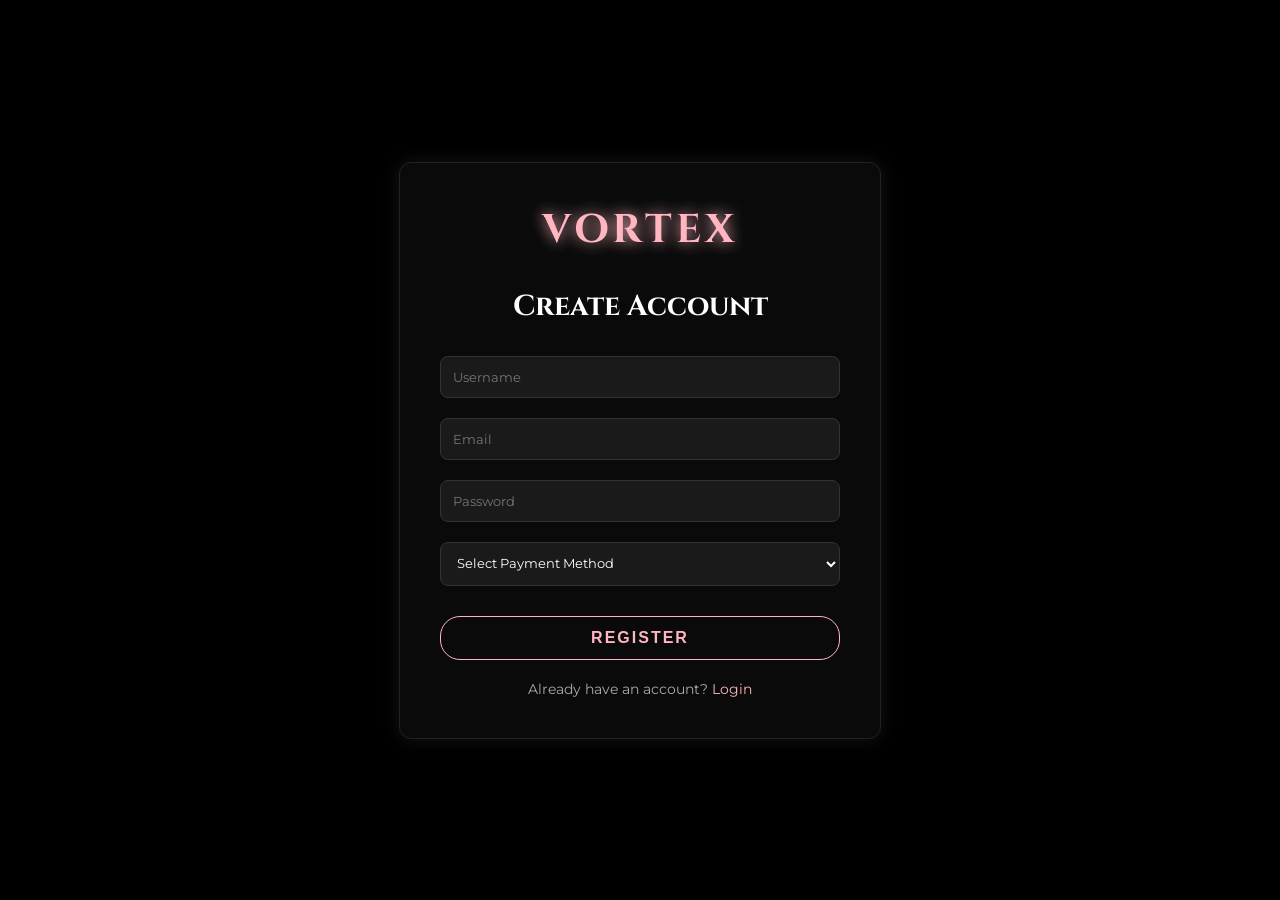
<file: register.html>
<!DOCTYPE html>
<html lang="en">
<head>
    <meta charset="UTF-8">
    <meta name="viewport" content="width=device-width, initial-scale=1.0">
    <title>Register | Vortex</title>
    <link rel="shortcut icon" href="Your_Future_Will_Be_Bright____Black___Nikury_Sticker-removebg-preview.png" type="image/x-icon">
    <link href="https://fonts.googleapis.com/css2?family=Cinzel:wght@400;700&family=Montserrat:wght@300;400;600&display=swap" rel="stylesheet">
    <link rel="icon" type="image/x-icon" href="favicon.ico">
    <style>
        body {
            margin: 0;
            padding: 0;
            background-color: #000000;
            color: #FFFFFF;
            font-family: 'Montserrat', sans-serif;
            display: flex;
            justify-content: center;
            align-items: center;
            min-height: 100vh;
        }

        .auth-container {
            width: 100%;
            max-width: 400px;
            padding: 40px;
            background-color: #0a0a0a;
            border: 1px solid #222;
            border-radius: 12px;
            text-align: center;
            box-shadow: 0 0 20px rgba(255, 182, 193, 0.1);
        }

        .logo {
            font-size: 2.5em;
            font-weight: bold;
            color: #FFB6C1;
            text-transform: uppercase;
            text-decoration: none;
            letter-spacing: 4px;
            font-family: 'Cinzel', serif;
            text-shadow: 0 0 15px #FFB6C1;
            display: block;
            margin-bottom: 30px;
        }

        .auth-title {
            font-family: 'Cinzel', serif;
            color: #FFFFFF;
            margin-bottom: 30px;
            font-size: 1.8em;
        }

        .form-group {
            margin-bottom: 20px;
            text-align: left;
        }

        .form-group input,
        .form-group select {
            width: 100%;
            padding: 12px;
            background-color: #1a1a1a;
            border: 1px solid #333;
            border-radius: 8px;
            color: #FFFFFF;
            box-sizing: border-box;
            font-family: 'Montserrat', sans-serif;
        }

        .form-group input:focus,
        .form-group select:focus {
            outline: none;
            border-color: #FFB6C1;
        }

        .submit-btn {
            background-color: transparent;
            color: #FFB6C1;
            border: 1px solid #FFB6C1;
            padding: 12px;
            cursor: pointer;
            font-size: 1em;
            border-radius: 20px;
            transition: all 0.3s ease;
            text-transform: uppercase;
            font-weight: 600;
            letter-spacing: 2px;
            width: 100%;
            margin-top: 10px;
        }

        .submit-btn:hover {
            background-color: #FFB6C1;
            color: #000000;
        }

        .auth-footer {
            margin-top: 20px;
            font-size: 0.9em;
            color: #aaa;
        }

        .auth-footer a {
            color: #FFB6C1;
            text-decoration: none;
        }
    </style>
</head>
<body>

    <div class="auth-container">
        <a href="reading.html" class="logo">Vortex</a>
        <h2 class="auth-title">Create Account</h2>
        
        <form action="reading.html" method="get">
            <div class="form-group">
                <input type="text" placeholder="Username" required>
            </div>
            <div class="form-group">
                <input type="email" placeholder="Email" required>
            </div>
            <div class="form-group">
                <input type="password" placeholder="Password" required>
            </div>
            <div class="form-group">
                <select required>
                    <option value="" disabled selected>Select Payment Method</option>
                    <option value="credit">Credit Card</option>
                    <option value="paypal">PayPal</option>
                    <option value="crypto">Crypto</option>
                </select>
            </div>
            
            <button type="submit" class="submit-btn">Register</button>
        </form>
        
        <div class="auth-footer">
            Already have an account? <a href="login.html">Login</a>
        </div>
    </div>

</body>
</html>
</file>
<file: style.css>
@import url('https://fonts.googleapis.com/css2?family=Cinzel:wght@400;700&family=Montserrat:wght@300;400;600&display=swap');

body {
    margin: 0;
    padding: 0;
    background-color: #000000;
    color: #FFFFFF;
    font-family: 'Montserrat', sans-serif;
    line-height: 1.6;
    overflow-x: hidden;
    display: flex;
    flex-direction: column;
    min-height: 100vh;
}

nav {
    background-color: #000000;
    padding: 15px 5%;
    display: flex;
    justify-content: space-between;
    align-items: center;
    border-bottom: 2px solid #FFB6C1;
    position: sticky;
    top: 0;
    z-index: 1000;
}

.logo {
    font-size: 2em;
    font-weight: bold;
    color: #FFB6C1;
    text-transform: uppercase;
    text-decoration: none;
    letter-spacing: 4px;
    font-family: 'Cinzel', serif;
    text-shadow: 0 0 15px #FFB6C1;
}

.nav-center-group {
    display: flex;
    align-items: center;
    gap: 30px;
}

.nav-links {
    list-style: none;
    display: flex;
    gap: 30px;
    margin: 0;
    padding: 0;
}

.nav-links a {
    text-decoration: none;
    color: #FFFFFF;
    transition: all 0.3s ease;
    font-weight: 300;
    letter-spacing: 1px;
    text-transform: uppercase;
    font-size: 0.9em;
}

.nav-links a:hover {
    color: #FFB6C1;
    text-shadow: 0 0 10px #FFB6C1;
}

.search-container {
    display: flex;
    align-items: center;
    gap: 10px;
}

.search-icon {
    color: #FFB6C1;
    cursor: pointer;
    font-size: 1.2em;
    transition: transform 0.3s ease;
}

.search-icon:hover {
    transform: scale(1.1);
}

.search-bar {
    padding: 8px;
    background: #1a1a1a;
    border: 1px solid #FFB6C1;
    color: #fff;
    border-radius: 20px;
    width: 0;
    opacity: 0;
    transition: all 0.4s ease;
    outline: none;
}

.search-bar.active {
    width: 150px;
    opacity: 1;
}

.cart-icon {
    color: #FFB6C1;
    font-weight: 400;
    cursor: pointer;
    white-space: nowrap;
    display: flex;
    align-items: center;
    gap: 8px;
    padding: 8px 15px;
    border-radius: 20px;
    transition: all 0.3s ease;
}

.cart-icon:hover {
    background-color: #FFB6C1;
    color: #000;
}

.menu-toggle {
    display: none;
    flex-direction: column;
    cursor: pointer;
    gap: 6px;
}

.bar {
    width: 28px;
    height: 2px;
    background-color: #FFB6C1;
    border-radius: 2px;
    transition: all 0.3s ease;
}

@media (max-width: 768px) {
    nav {
        flex-direction: column;
        align-items: flex-start;
    }

    .nav-top-row {
        display: flex;
        justify-content: space-between;
        width: 100%;
        align-items: center;
    }

    .mobile-right-group {
        display: flex;
        align-items: center;
        gap: 10px;
    }

    .search-container {
        justify-content: center;
        width: 100%;
        margin-top: 15px;
    }

    .nav-center-group {
        display: none;
        flex-direction: column;
        width: 100%;
        text-align: center;
        gap: 15px;
        padding-top: 15px;
        border-top: 1px solid #333;
        margin-top: 15px;
    }

    .nav-links {
        flex-direction: column;
        gap: 15px;
    }

    .nav-center-group.active {
        display: flex;
    }

    .nav-center-group.active .cart-icon {
        display: none;
    }

    .menu-toggle {
        display: flex;
    }

    @media (max-width: 480px) {
        .cart-text {
            display: none;
        }
    }
}

@media (min-width: 769px) {
    .mobile-right-group {
        display: none;
    }
}

.hero {
    text-align: center;
    height: 100vh;
    display: flex;
    flex-direction: column;
    justify-content: center;
    align-items: center;
    background: url(journey-img/download\ \(5\).jpg);
    background-size: cover;
    background-position: center;
    background-attachment: fixed;
}

.hero h2 {
    font-size: 4.5em;
    color: #FFFFFF;
    margin: 0 0 20px 0;
    text-shadow: 0 0 20px #FFB6C1;
    font-family: 'Cinzel', serif;
    letter-spacing: 3px;
}

.hero p {
    font-size: 1.3em;
    max-width: 700px;
    margin: 0 auto 40px auto;
    color: #e0e0e0;
    font-weight: 300;
}

.container {
    max-width: 1200px;
    margin: 0 auto;
    padding: 60px 20px;
    flex: 1;
}

.product-grid {
    display: grid;
    grid-template-columns: repeat(5, 1fr);
    gap: 25px;
    padding: 10px;
}

.product-card {
    background-color: #0a0a0a;
    border: 1px solid #222;
    border-radius: 12px;
    padding: 20px;
    text-align: center;
    transition: all 0.4s ease;
    display: flex;
    flex-direction: column;
    align-items: center;
    position: relative;
    min-height: 420px;
}

.product-card:hover {
    transform: translateY(-10px) scale(1.03);
    border-color: #FFB6C1;
    box-shadow: 0 0 20px rgba(255, 182, 193, 0.2);
}

.card-image {
    width: 100%;
    height: 250px;
    object-fit: cover;
    border-radius: 8px;
    margin-bottom: 15px;
    background-color: #1a1a1a;
}

.product-card h3 {
    color: #FFFFFF;
    margin: 0 0 8px 0;
    font-size: 1.1em;
    font-family: 'Cinzel', serif;
}

.price {
    font-size: 1.2em;
    font-weight: 600;
    margin: 10px 0;
    color: #FFB6C1;
}

button.action-btn {
    background-color: transparent;
    color: #FFB6C1;
    border: 1px solid #FFB6C1;
    padding: 10px;
    cursor: pointer;
    font-size: 0.85em;
    border-radius: 20px;
    transition: all 0.3s ease;
    text-transform: uppercase;
    font-weight: 600;
    width: 100%;
    margin-top: auto;
    letter-spacing: 1px;
}

button.action-btn:hover {
    background-color: #FFB6C1;
    color: #000000;
}

.buy-actions {
    width: 100%;
    display: flex;
    gap: 10px;
    margin-top: auto;
    padding-top: 10px;
}

.confirm-btn {
    border-color: #FFB6C1 !important;
    color: #FFB6C1 !important;
    flex: 1;
}

.confirm-btn:hover {
    background-color: #FFB6C1 !important;
    color: #000000 !important;
}

.cancel-btn {
    border-color: #FFB6C1 !important;
    color: #FFB6C1 !important;
    flex: 1;
}

.cancel-btn:hover {
    background-color: #FFB6C1 !important;
    color: #000000 !important;
}

footer {
    background-color: #050505;
    border-top: 1px solid #222;
    padding: 50px 5%;
    margin-top: auto;
}

.footer-content {
    display: grid;
    grid-template-columns: repeat(auto-fit, minmax(200px, 1fr));
    gap: 40px;
    max-width: 1200px;
    margin: 0 auto;
}

.footer-section h4 {
    color: #FFB6C1;
    margin-bottom: 20px;
    font-family: 'Cinzel', serif;
    letter-spacing: 1px;
}

.footer-section ul {
    list-style: none;
    padding: 0;
}

.footer-section ul li {
    margin-bottom: 10px;
    font-weight: 300;
    font-size: 0.9em;
}

.footer-section a {
    color: #aaa;
    text-decoration: none;
    transition: color 0.3s;
}

.footer-section a:hover {
    color: #FFB6C1;
}

.newsletter-form {
    display: flex;
    gap: 10px;
    margin-top: 15px;
}

.newsletter-input {
    padding: 8px;
    background: #1a1a1a;
    border: 1px solid #333;
    color: #fff;
    border-radius: 4px;
    flex-grow: 1;
}

.newsletter-btn {
    background-color: #FFB6C1;
    color: #000;
    border: none;
    margin-top: 2px;
    padding: 8px 15px;
    cursor: pointer;
    border-radius: 4px;
    font-weight: 600;
    text-transform: uppercase;
    font-size: 0.8em;
}

.footer-bottom {
    text-align: center;
    margin-top: 40px;
    padding-top: 20px;
    border-top: 1px solid #222;
    color: #555;
    font-size: 0.85em;
}
@media (max-width: 1024px) {
    .product-grid {
        grid-template-columns: repeat(3, 1fr);
        gap: 15px;
        align-items: start;
    }
}

@media (max-width: 768px) {
    .product-grid {
        display: grid;
        grid-template-columns: repeat(2, 1fr);
        gap: 10px;
        align-items: start;
    }
    .search-icon {
        color: #FFB6C1;
        cursor: pointer;
        font-size: 1.2em;
        margin-left: 30px;
        transition: transform 0.3s ease;
    }
    .search-bar {
        padding: 8px;
        background: #1a1a1a;
        border: 1px solid #FFB6C1;
        color: #fff;
        border-radius: 20px;
        width: 0;
        opacity: 0;
        transition: all 0.4s ease;
        outline: none;
    }

    .search-bar.active {
        width: 100px;
        opacity: 1;
        padding-left: 50px;
        margin-right: 50px;
    }

    .hero {
        background: url(journey-img/Moon\ And\ Star\ Wallpaper.jpg);
        height: 100vh;
        padding: 20px;
        background-attachment: fixed;
        background-position: center;
    }
    .product-card {
        display: flex;
        flex-direction: column;
        height: auto;
        min-height: auto;
        width: 100%;
        max-width: 100%;
        padding: 10px;
        box-sizing: border-box;
        overflow: hidden;
    }

    .card-image {
        width: 240px;
        height: 260px;
        object-fit: cover;
    }

    .buy-actions {
        display: flex;
        flex-direction: column;
        width: 100%;
        gap: 6px;
        margin-top: auto;
    }

    .action-btn {
        width: 100%;
        font-size: 0.75rem;
        padding: 8px 2px;
        white-space: nowrap;
    }

    .hero h2 {
        font-size: 2.2em;
    }

    .hero p {
        font-size: 1rem;
    }
}

@media (max-width: 380px) {
    .product-grid {
        gap: 5px;
    }
    
    .product-card {
        padding: 6px;
    }
}
</file>
